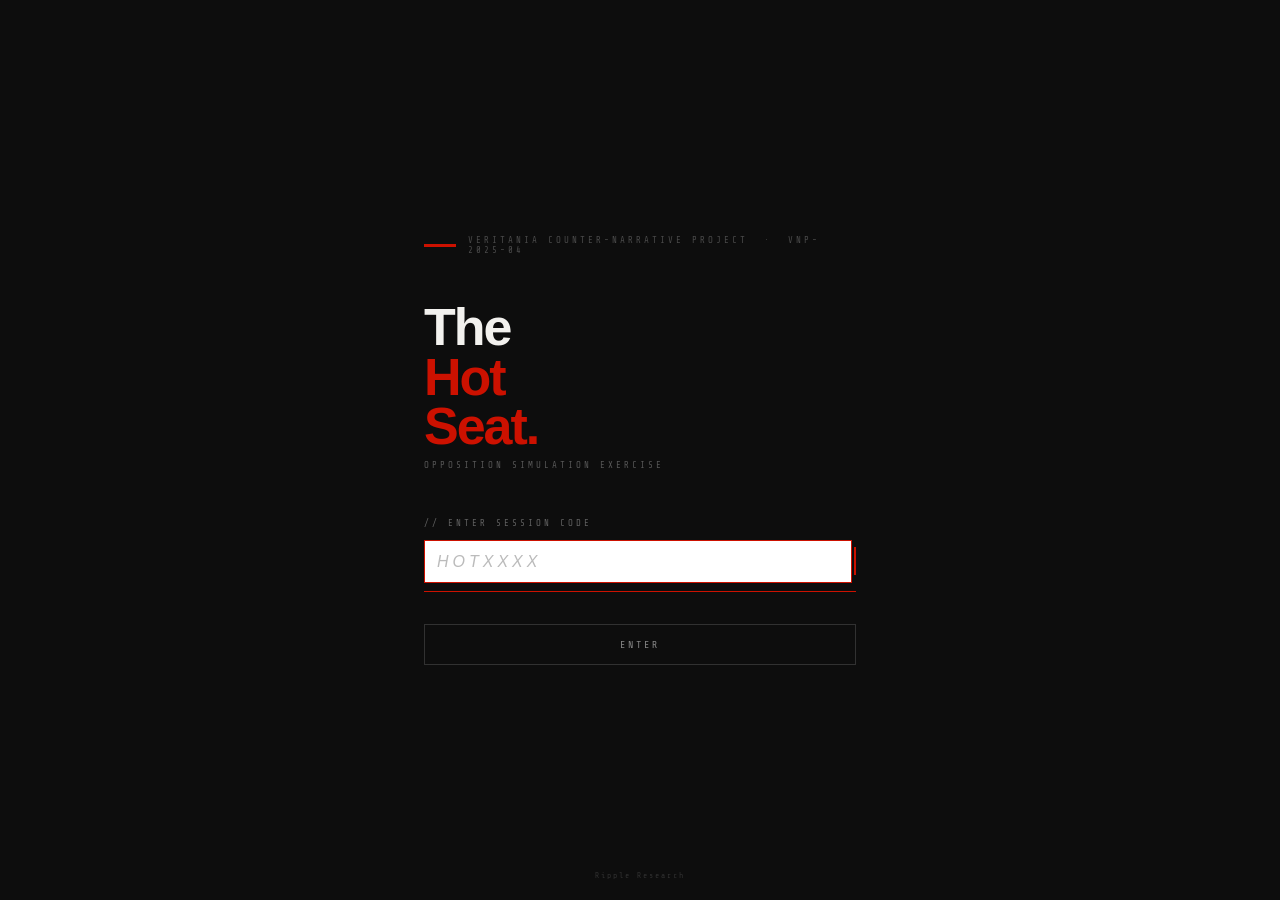
<file: index.html>
<!DOCTYPE html>
<html lang="en">
<head>
  <meta charset="UTF-8" />
  <meta name="viewport" content="width=device-width, initial-scale=1.0" />
  <title>The Hot Seat</title>
  <link rel="stylesheet" href="style.css" />
  <style>
    html, body {
      background: #0d0d0d;
      background-image: none;
      color: #f2f1ee;
      min-height: 100vh;
      display: flex;
      align-items: center;
      justify-content: center;
    }

    .login-wrap {
      width: 100%;
      max-width: 480px;
      padding: 40px 24px;
    }

    .login-topline {
      display: flex;
      align-items: center;
      gap: 12px;
      margin-bottom: 48px;
    }

    .login-redbar {
      width: 32px;
      height: 3px;
      background: #cc1100;
      flex-shrink: 0;
    }

    .login-ref {
      font-family: 'Share Tech Mono', monospace;
      font-size: 9px;
      letter-spacing: 3px;
      color: rgba(255,255,255,0.25);
      text-transform: uppercase;
    }

    .login-title {
      font-family: 'Helvetica Neue', Helvetica, Arial, sans-serif;
      font-size: 52px;
      font-weight: 700;
      letter-spacing: -2px;
      line-height: 0.95;
      color: #f2f1ee;
      margin-bottom: 8px;
    }

    .login-title span { color: #cc1100; }

    .login-subtitle {
      font-family: 'Share Tech Mono', monospace;
      font-size: 9px;
      letter-spacing: 3px;
      color: rgba(255,255,255,0.3);
      text-transform: uppercase;
      margin-bottom: 48px;
      display: block;
    }

    .login-field-label {
      font-family: 'Share Tech Mono', monospace;
      font-size: 9px;
      letter-spacing: 3px;
      color: rgba(255,255,255,0.35);
      text-transform: uppercase;
      display: block;
      margin-bottom: 12px;
    }

    .login-input-wrap {
      display: flex;
      align-items: center;
      border-bottom: 1px solid rgba(255,255,255,0.15);
      padding-bottom: 8px;
      margin-bottom: 32px;
      transition: border-color 0.2s;
    }

    .login-input-wrap:focus-within {
      border-bottom-color: #cc1100;
    }

    .login-input {
      background: transparent;
      border: none;
      font-family: 'Share Tech Mono', monospace;
      font-size: 28px;
      letter-spacing: 8px;
      color: #f2f1ee;
      padding: 4px 0;
      width: 100%;
      outline: none;
      text-transform: uppercase;
      caret-color: #cc1100;
    }

    .login-input::placeholder {
      color: rgba(255,255,255,0.1);
      letter-spacing: 4px;
      font-size: 16px;
    }

    .blink {
      display: inline-block;
      width: 2px;
      height: 28px;
      background: #cc1100;
      vertical-align: middle;
      animation: blink 1s step-end infinite;
      flex-shrink: 0;
    }

    @keyframes blink {
      0%, 100% { opacity: 1; }
      50% { opacity: 0; }
    }

    .login-error {
      font-family: 'Share Tech Mono', monospace;
      font-size: 10px;
      letter-spacing: 2px;
      color: #cc1100;
      margin-bottom: 20px;
      display: none;
      text-transform: uppercase;
    }

    .login-btn {
      background: transparent;
      border: 1px solid rgba(255,255,255,0.15);
      color: rgba(255,255,255,0.5);
      font-family: 'Share Tech Mono', monospace;
      font-size: 10px;
      letter-spacing: 3px;
      padding: 14px 24px;
      cursor: pointer;
      transition: all 0.2s;
      text-transform: uppercase;
      width: 100%;
    }

    .login-btn:hover,
    .login-btn.active {
      border-color: #cc1100;
      color: #cc1100;
    }

    .login-btn:disabled {
      opacity: 0.3;
      cursor: not-allowed;
    }

    /* Welcome reveal screen */
    .welcome-reveal {
      display: none;
      text-align: center;
    }

    .welcome-reveal-label {
      font-family: 'Share Tech Mono', monospace;
      font-size: 9px;
      letter-spacing: 4px;
      color: rgba(255,255,255,0.3);
      text-transform: uppercase;
      margin-bottom: 16px;
      display: block;
    }

    .welcome-reveal-name {
      font-family: 'Helvetica Neue', Helvetica, Arial, sans-serif;
      font-size: 28px;
      font-weight: 700;
      color: #f2f1ee;
      letter-spacing: -0.5px;
      margin-bottom: 8px;
      animation: fadeInUp 0.6s ease forwards;
    }

    .welcome-reveal-sub {
      font-family: 'Share Tech Mono', monospace;
      font-size: 9px;
      letter-spacing: 3px;
      color: rgba(255,255,255,0.3);
      text-transform: uppercase;
      margin-bottom: 32px;
      display: block;
      animation: fadeInUp 0.6s ease 0.2s both;
    }

    .welcome-reveal-bar {
      width: 40px;
      height: 3px;
      background: #cc1100;
      margin: 0 auto 32px;
      animation: expandBar 0.4s ease 0.1s both;
    }

    @keyframes fadeInUp {
      from { opacity: 0; transform: translateY(12px); }
      to { opacity: 1; transform: translateY(0); }
    }

    @keyframes expandBar {
      from { width: 0; }
      to { width: 40px; }
    }

    .ripple-credit {
      position: fixed;
      bottom: 20px;
      left: 0;
      right: 0;
      text-align: center;
      font-family: 'Share Tech Mono', monospace;
      font-size: 8px;
      letter-spacing: 2px;
      color: rgba(255,255,255,0.15);
    }

    .ripple-credit a { color: rgba(255,255,255,0.15); }
    .ripple-credit a:hover { color: #cc1100; text-decoration: none; }
  </style>
</head>
<body>

<div class="login-wrap">

  <!-- Login form -->
  <div id="loginForm">
    <div class="login-topline">
      <div class="login-redbar"></div>
      <div class="login-ref">Veritania Counter-Narrative Project &nbsp;·&nbsp; VNP-2025-04</div>
    </div>

    <div class="login-title">The<br><span>Hot</span><br><span>Seat.</span></div>
    <span class="login-subtitle">Opposition Simulation Exercise</span>

    <span class="login-field-label">// Enter session code</span>
    <div class="login-input-wrap">
      <input
        class="login-input"
        type="password"
        id="codeInput"
        placeholder="HOTXXXX"
        maxlength="10"
        autocomplete="off"
        autofocus
      />
      <span class="blink"></span>
    </div>

    <div class="login-error" id="loginError">Incorrect code. Try again.</div>

    <button class="login-btn" id="loginBtn">Enter</button>
  </div>

  <!-- Welcome reveal -->
  <div class="welcome-reveal" id="welcomeReveal">
    <span class="welcome-reveal-label">// Identity confirmed</span>
    <div class="welcome-reveal-bar"></div>
    <div class="welcome-reveal-name" id="revealName"></div>
    <span class="welcome-reveal-sub">Proceeding to briefing...</span>
  </div>

</div>

<div class="ripple-credit">
  <a href="https://www.rippleresearch.ai" target="_blank">Ripple Research</a>
</div>

<script>
  // ============================================================
  // COMPANY NAMES
  // ============================================================

  const COMPANY_NAMES = [
    "Suboptimal Outcomes Group",
    "Acceptable Results Consulting",
    "Managed Expectations Ltd.",
    "Controlled Outcomes Partners",
    "Necessary Compromises Advisory",
    "Limited Liability Strategy",
    "Calculated Risks Group",
    "Partial Solutions Consulting",
    "Constrained Outcomes Partners",
    "Adequate Results Advisory",
    "Strategic Tradeoffs Ltd.",
    "Minimum Viable Policy",
    "Tolerable Outcomes Group",
    "Adjusted Expectations Consulting",
    "Negotiated Realities Partners",
    "Marginal Gains Advisory",
    "Bounded Impact Group",
    "Compliance First Consulting",
    "Risk Containment Partners",
    "Outcome Management Ltd.",
  ];

  // ============================================================
  // SESSION CODE LOGIC
  // ============================================================

  function getTodayCode() {
    const now = new Date();
    const day   = String(now.getDate()).padStart(2, '0');
    const month = String(now.getMonth() + 1).padStart(2, '0');
    return 'HOT' + day + month;
  }

  const VALID_CODES = ['HOTTEST', getTodayCode()];

  // ============================================================
  // ASSIGN COMPANY NAME
  // ============================================================

  function pickCompanyName() {
    // Shuffle and pick - uniqueness enforced on index.html via Google Sheets check
    const shuffled = [...COMPANY_NAMES].sort(() => Math.random() - 0.5);
    return shuffled[0];
  }

  // ============================================================
  // LOGIN LOGIC
  // ============================================================

  const codeInput  = document.getElementById('codeInput');
  const loginBtn   = document.getElementById('loginBtn');
  const loginError = document.getElementById('loginError');

  codeInput.addEventListener('input', () => {
    loginError.style.display = 'none';
    loginBtn.classList.toggle('active', codeInput.value.trim().length > 0);
  });

  codeInput.addEventListener('keydown', e => {
    if (e.key === 'Enter') attempt();
  });

  loginBtn.addEventListener('click', attempt);

  function attempt() {
    const entered = codeInput.value.trim().toUpperCase();
    if (VALID_CODES.includes(entered)) {
      success(entered);
    } else {
      loginError.style.display = 'block';
      codeInput.value = '';
      codeInput.focus();
    }
  }

  function success(sessionCode) {
    const companyName = pickCompanyName();

    // Save to localStorage
    localStorage.setItem('hs_session', sessionCode);
    localStorage.setItem('hs_group', companyName);
    localStorage.removeItem('hs_audience');
    localStorage.removeItem('hs_concern');
    localStorage.removeItem('hs_exaggeration');
    localStorage.removeItem('hs_blame');
    localStorage.removeItem('hs_rationales');
    localStorage.removeItem('hs_return_step');
    localStorage.removeItem('hs_selections');

    // Show welcome reveal
    document.getElementById('loginForm').style.display = 'none';
    document.getElementById('revealName').textContent = companyName;
    document.getElementById('welcomeReveal').style.display = 'block';

    // Navigate after 2.5s
    setTimeout(() => {
      window.location.href = 'briefing.html';
    }, 2500);
  }
</script>

</body>
</html>
</file>
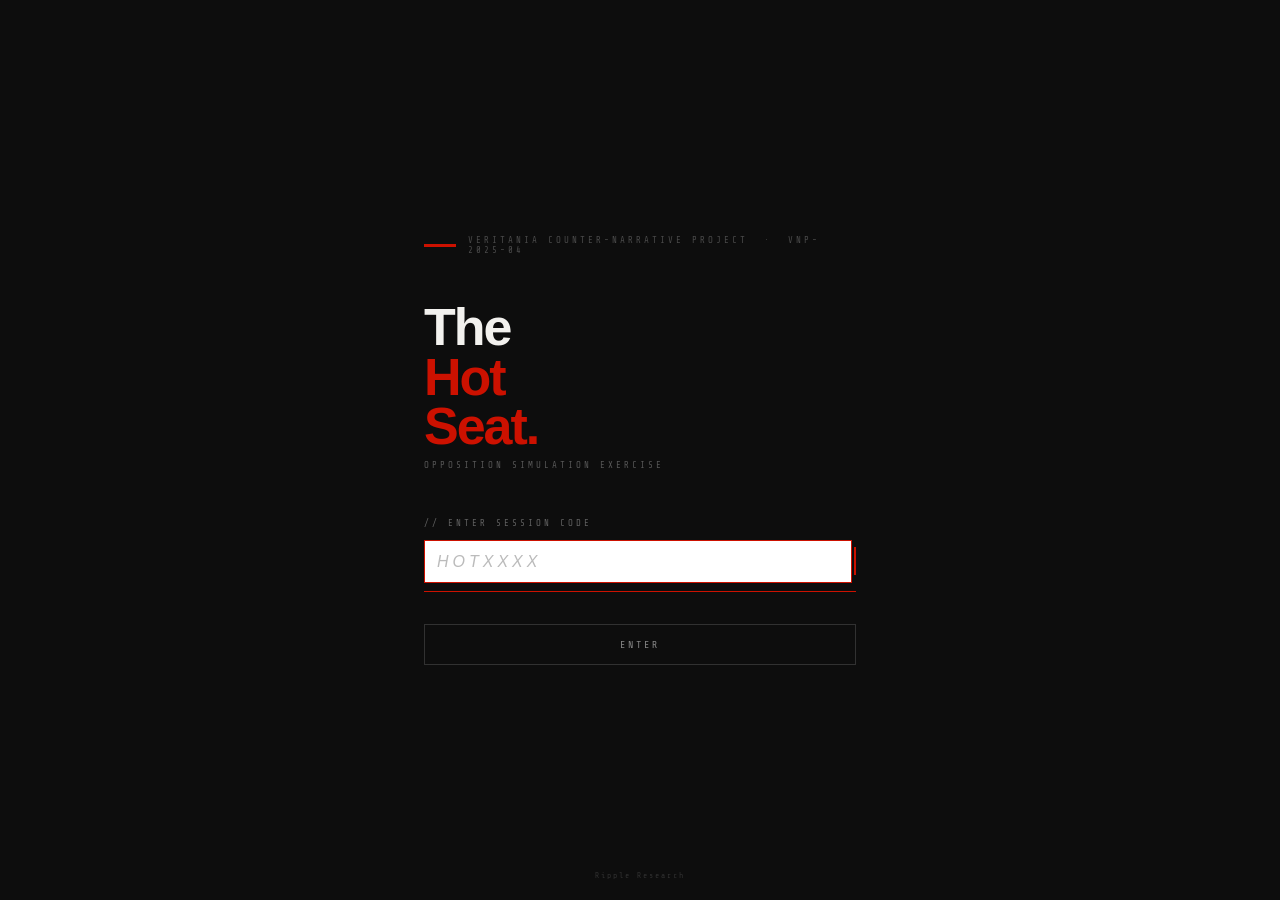
<file: briefing.html>
<!DOCTYPE html>
<html lang="en">
<head>
  <meta charset="UTF-8" />
  <meta name="viewport" content="width=device-width, initial-scale=1.0" />
  <title>The Hot Seat — Briefing</title>
  <link rel="stylesheet" href="style.css" />
</head>
<body>
<div class="page-wrap">

  <div class="topbar">
    <div class="topbar-red"></div>
    <div class="topbar-label">Veritania Counter-Narrative Project &nbsp;·&nbsp; Workshop Module 04</div>
    <div class="topbar-ref">VNP–2025–04</div>
  </div>

  <div class="main-grid" style="flex:1;">

    <div class="sidebar">
      <div class="sidebar-block">
        <span class="sidebar-label">Your firm</span>
        <div class="sidebar-value red" id="sidebarGroup">—</div>
      </div>
      <div class="sidebar-block">
        <span class="sidebar-label">Exercise</span>
        <div class="sidebar-value">The Hot Seat</div>
      </div>
      <div class="sidebar-block">
        <span class="sidebar-label">Duration</span>
        <div class="sidebar-value">20 minutes</div>
      </div>
      <hr class="sidebar-divider" />
      <div class="sidebar-block">
        <span class="sidebar-label">Country</span>
        <div class="sidebar-value">Veritania (fictional)</div>
      </div>
      <div class="sidebar-block">
        <span class="sidebar-label">Policy</span>
        <div class="sidebar-value">Living Landscapes Act</div>
      </div>
      <hr class="sidebar-divider" />
      <a href="info.html" class="sidebar-info-link">
        <svg width="12" height="12" viewBox="0 0 12 12" fill="none">
          <circle cx="6" cy="6" r="5.5" stroke="currentColor"/>
          <path d="M6 5v4M6 3.5v.5" stroke="currentColor" stroke-linecap="round"/>
        </svg>
        Country background
      </a>
      <div class="step-tracker">
        <div class="step-row current"><div class="step-dot current"></div>00 — Briefing</div>
        <div class="step-row"><div class="step-dot"></div>01 — Audience</div>
        <div class="step-row"><div class="step-dot"></div>02 — Concern</div>
        <div class="step-row"><div class="step-dot"></div>03 — Escalate</div>
        <div class="step-row"><div class="step-dot"></div>04 — Blame</div>
        <div class="step-row"><div class="step-dot"></div>05 — Result</div>
      </div>
      <div class="sidebar-ripple">
        <span class="sidebar-ripple-label">Developed by</span>
        <div class="sidebar-ripple-name">Ripple Research</div>
        <a href="https://www.rippleresearch.ai" target="_blank" class="sidebar-ripple-url">rippleresearch.ai</a>
      </div>
    </div>

    <div class="main-content">

      <div class="pill-tracker">
        <span class="pill current">00 Briefing</span>
        <span class="pill">01 Audience</span>
        <span class="pill">02 Concern</span>
        <span class="pill">03 Escalate</span>
        <span class="pill">04 Blame</span>
        <span class="pill">05 Result</span>
      </div>

      <span class="eyebrow">// Your mission briefing</span>
      <div class="page-title">The<br><span class="red">Hot</span><br><span class="red">Seat.</span></div>
      <hr class="rule" />

      <div class="story-block mb-24">
        <span class="story-title">Today, you are on the other side.</span>
        <p>You have been hired by a group that wants to stop the Living Landscapes Act. Your job is to build a message that turns people against it.</p>
        <p>You have 20 minutes. You have a target audience. And you have a simple formula.</p>
        <p><strong>Let's see how far you get.</strong></p>
      </div>

      <div class="onboarding-strip mb-24">

        <div class="onboarding-step">
          <span class="onboarding-step-num">// STEP A</span>
          <svg class="onboarding-step-icon" viewBox="0 0 28 28" fill="none">
            <rect x="4" y="4" width="20" height="20" rx="1" stroke="#111" stroke-width="1.5"/>
            <path d="M8 10h12M8 14h8M8 18h6" stroke="#111" stroke-width="1.5" stroke-linecap="round"/>
          </svg>
          <div class="onboarding-step-text">Read the background</div>
          <div class="onboarding-step-sub">Learn about Veritania and the Living Landscapes Act before you begin.</div>
          <a href="info.html" style="margin-top:4px;">
            <button class="btn-ghost" style="padding:8px 12px; font-size:9px;">Open background</button>
          </a>
        </div>

        <div class="onboarding-step">
          <span class="onboarding-step-num">// STEP B</span>
          <svg class="onboarding-step-icon" viewBox="0 0 28 28" fill="none">
            <circle cx="14" cy="14" r="10" stroke="#111" stroke-width="1.5"/>
            <path d="M14 9v5l3 3" stroke="#111" stroke-width="1.5" stroke-linecap="round"/>
          </svg>
          <div class="onboarding-step-text">Study the example</div>
          <div class="onboarding-step-sub">See a completed message before you build your own. Takes 2 minutes.</div>
          <a href="example.html" style="margin-top:4px;">
            <button class="btn-ghost" style="padding:8px 12px; font-size:9px;">View example</button>
          </a>
        </div>

        <div class="onboarding-step">
          <span class="onboarding-step-num">// STEP C</span>
          <svg class="onboarding-step-icon" viewBox="0 0 28 28" fill="none">
            <path d="M6 22l4-8 4 4 4-6 4 10" stroke="#111" stroke-width="1.5" stroke-linecap="round" stroke-linejoin="round"/>
            <circle cx="22" cy="8" r="3" stroke="#111" stroke-width="1.5"/>
          </svg>
          <div class="onboarding-step-text">Take the Hot Seat</div>
          <div class="onboarding-step-sub">Build your opposition message step by step. One person types, everyone decides.</div>
        </div>

      </div>

      <div class="secretary-block">
        <svg width="20" height="20" viewBox="0 0 20 20" fill="none" style="flex-shrink:0; margin-top:1px;">
          <path d="M10 2a8 8 0 100 16A8 8 0 0010 2zm0 4v4m0 2v1.5" stroke="#f2f1ee" stroke-width="1.5" stroke-linecap="round"/>
        </svg>
        <p><strong>One person should control this screen.</strong> Agree who that is before you begin. Only one person typing at a time will keep your group's answers consistent.</p>
      </div>

      <div class="notice-block">
        <svg width="18" height="18" viewBox="0 0 18 18" fill="none" style="flex-shrink:0; margin-top:2px;">
          <path d="M9 1.5L1.5 15h15L9 1.5z" stroke="#cc1100" stroke-width="1.2" stroke-linejoin="round"/>
          <path d="M9 7v3.5M9 12.5v1" stroke="#cc1100" stroke-width="1.2" stroke-linecap="round"/>
        </svg>
        <p>Once you confirm each choice, you cannot go back and change it. Make sure your group agrees before you click.</p>
      </div>

      <div class="btn-row mt-24">
        <button class="btn-primary" onclick="window.location.href='example.html'">Start — view worked example first</button>
        <button class="btn-ghost" onclick="window.location.href='game.html'">Skip to exercise</button>
      </div>

      <div style="margin-top:12px; font-family:'Share Tech Mono',monospace; font-size:9px; color:#aaa; letter-spacing:1px;">
        Step 1 of 5 &nbsp;·&nbsp; About 20 minutes in total
      </div>

    </div>
  </div>

  <footer class="site-footer">
    Simulation exercise developed by <a href="https://www.rippleresearch.ai" target="_blank">Ripple Research</a> &nbsp;·&nbsp; rippleresearch.ai
  </footer>

</div>

<script>
  const group   = localStorage.getItem('hs_group');
  const session = localStorage.getItem('hs_session');
  if (!group || !session) window.location.href = 'index.html';
  document.getElementById('sidebarGroup').textContent = group;
</script>
</body>
</html>
</file>
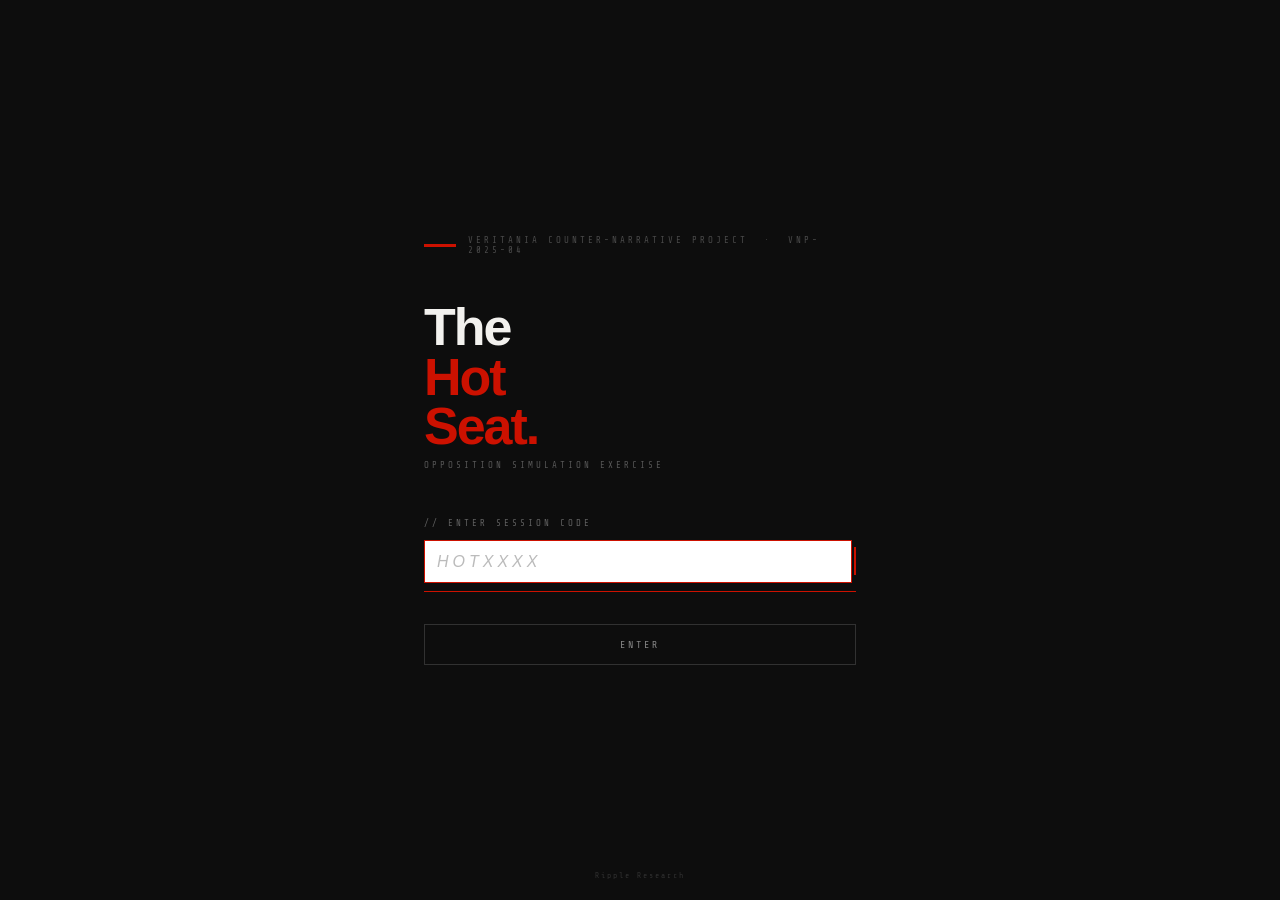
<file: example.html>
<!DOCTYPE html>
<html lang="en">
<head>
  <meta charset="UTF-8" />
  <meta name="viewport" content="width=device-width, initial-scale=1.0" />
  <title>Worked Example — The Hot Seat</title>
  <link rel="stylesheet" href="style.css" />
</head>
<body>
<div class="page-wrap">

  <div class="topbar">
    <div class="topbar-red"></div>
    <div class="topbar-label">Veritania Counter-Narrative Project &nbsp;·&nbsp; Workshop Module 04</div>
    <div class="topbar-ref">VNP–2025–04</div>
  </div>

  <div class="main-grid" style="flex:1;">

    <div class="sidebar">
      <div class="sidebar-block">
        <span class="sidebar-label">Your firm</span>
        <div class="sidebar-value red" id="sidebarGroup">—</div>
      </div>
      <div class="sidebar-block">
        <span class="sidebar-label">Exercise</span>
        <div class="sidebar-value">The Hot Seat</div>
      </div>
      <hr class="sidebar-divider" />
      <div class="sidebar-block">
        <span class="sidebar-label">Country</span>
        <div class="sidebar-value">Veritania (fictional)</div>
      </div>
      <div class="sidebar-block">
        <span class="sidebar-label">Policy</span>
        <div class="sidebar-value">Living Landscapes Act</div>
      </div>
      <hr class="sidebar-divider" />
      <a href="info.html" class="sidebar-info-link">
        <svg width="12" height="12" viewBox="0 0 12 12" fill="none">
          <circle cx="6" cy="6" r="5.5" stroke="currentColor"/>
          <path d="M6 5v4M6 3.5v.5" stroke="currentColor" stroke-linecap="round"/>
        </svg>
        Country background
      </a>
      <div class="step-tracker">
        <div class="step-row done"><div class="step-dot done"></div>00 — Briefing</div>
        <div class="step-row current"><div class="step-dot current"></div>Example</div>
        <div class="step-row"><div class="step-dot"></div>01 — Audience</div>
        <div class="step-row"><div class="step-dot"></div>02 — Concern</div>
        <div class="step-row"><div class="step-dot"></div>03 — Escalate</div>
        <div class="step-row"><div class="step-dot"></div>04 — Blame</div>
        <div class="step-row"><div class="step-dot"></div>05 — Result</div>
      </div>
      <div class="sidebar-ripple">
        <span class="sidebar-ripple-label">Developed by</span>
        <div class="sidebar-ripple-name">Ripple Research</div>
        <a href="https://www.rippleresearch.ai" target="_blank" class="sidebar-ripple-url">rippleresearch.ai</a>
      </div>
    </div>

    <div class="main-content">

      <div class="pill-tracker">
        <span class="pill done">00 Briefing</span>
        <span class="pill current">Example</span>
        <span class="pill">01 Audience</span>
        <span class="pill">02 Concern</span>
        <span class="pill">03 Escalate</span>
        <span class="pill">04 Blame</span>
        <span class="pill">05 Result</span>
      </div>

      <span class="eyebrow">// Worked example — before you begin</span>
      <h2 style="font-size:32px; letter-spacing:-1px; margin-bottom:4px;">How the formula works.</h2>
      <p class="mb-24" style="color:#555;">Study this example carefully, then apply the same logic to your own chosen audience.</p>

      <hr class="rule" />

      <div class="brief-block mb-24">
        <div class="brief-bar"></div>
        <div>
          <span class="field-label" style="margin-bottom:4px;">Target audience for this example</span>
          <div style="font-size:22px; font-weight:700; letter-spacing:-0.5px; margin-bottom:8px;">Farmers and Landowners</div>
          <p>Family farmers in Veritania who have worked the same land for generations. They are worried about their income, their independence, and rules that come from people who have never farmed. The Living Landscapes Act requires 15% of their land to be set aside — land that currently produces food and income.</p>
        </div>
      </div>

      <div style="display:flex; flex-direction:column; gap:16px; margin-bottom:28px;">

        <div class="card">
          <div style="display:flex; align-items:baseline; gap:10px; margin-bottom:10px;">
            <span style="font-family:'Share Tech Mono',monospace; font-size:9px; letter-spacing:3px; color:#cc1100;">STEP 01</span>
            <span style="font-size:15px; font-weight:600; color:#111;">Identify a real concern</span>
          </div>
          <p style="font-size:15px; color:#333;">Start with something true. The Act really does require 15% of farmland to be taken out of production. That is a real, concrete impact on a farmer's livelihood.</p>
          <div style="margin-top:12px; background:rgba(0,0,0,0.04); border-left:3px solid #cc1100; padding:12px 16px;">
            <p style="font-size:15px; color:#111; font-style:italic; margin:0;">"The Living Landscapes Act will take 15% of productive farmland out of use permanently."</p>
          </div>
        </div>

        <div class="card">
          <div style="display:flex; align-items:baseline; gap:10px; margin-bottom:10px;">
            <span style="font-family:'Share Tech Mono',monospace; font-size:9px; letter-spacing:3px; color:#cc1100;">STEP 02</span>
            <span style="font-size:15px; font-weight:600; color:#111;">Make it bigger</span>
          </div>
          <p style="font-size:15px; color:#333;">Take the real concern and stretch it. Make the threat feel larger, permanent, and unavoidable. Add a number, make it irreversible, or show who else will be affected.</p>
          <div style="margin-top:12px; background:rgba(0,0,0,0.04); border-left:3px solid #cc1100; padding:12px 16px;">
            <p style="font-size:15px; color:#111; font-style:italic; margin:0;">"This Act will make family farming in Veritania extinct within a generation. Costs will force 30% of small farms to sell up within 5 years."</p>
          </div>
        </div>

        <div class="card">
          <div style="display:flex; align-items:baseline; gap:10px; margin-bottom:10px;">
            <span style="font-family:'Share Tech Mono',monospace; font-size:9px; letter-spacing:3px; color:#cc1100;">STEP 03</span>
            <span style="font-size:15px; font-weight:600; color:#111;">Assign blame</span>
          </div>
          <p style="font-size:15px; color:#333;">Choose someone to blame. The best target feels powerful, distant, and out of touch with your audience's daily life. Someone who benefits while others pay.</p>
          <div style="margin-top:12px; background:rgba(0,0,0,0.04); border-left:3px solid #cc1100; padding:12px 16px;">
            <p style="font-size:15px; color:#111; font-style:italic; margin:0;">"Bureaucrats and city-based environmental groups designed this law. Not one farmer was consulted."</p>
          </div>
        </div>

      </div>

      <hr class="rule-light" />
      <span class="field-label">// The assembled message</span>
      <div class="message-box">
        "This Act will make family farming in Veritania extinct within a generation. Bureaucrats and city-based environmental groups designed this law behind closed doors. Not one farmer was consulted. This is not conservation. It is confiscation."
      </div>

      <div style="display:grid; grid-template-columns:1fr 1fr 1fr; gap:12px; margin:20px 0;">
        <div style="background:rgba(255,255,255,0.65); border:1px solid rgba(0,0,0,0.12); padding:14px;">
          <span class="sidebar-label">Outcome reached</span>
          <div style="font-size:14px; font-weight:600; color:#cc1100;">Identity Formation</div>
        </div>
        <div style="background:rgba(255,255,255,0.65); border:1px solid rgba(0,0,0,0.12); padding:14px;">
          <span class="sidebar-label">Estimated reach</span>
          <div style="font-size:14px; font-weight:600;">~60,000 people</div>
        </div>
        <div style="background:rgba(255,255,255,0.65); border:1px solid rgba(0,0,0,0.12); padding:14px;">
          <span class="sidebar-label">Key technique</span>
          <div style="font-size:14px; font-weight:600;">Elite vs. ordinary</div>
        </div>
      </div>

      <div class="brief-block mt-16">
        <div class="brief-bar"></div>
        <p>Notice how the message starts with something <strong>real and specific</strong>, stretches it to something <strong>irreversible</strong>, and uses a villain that feels <strong>powerful and distant</strong>. Your group will now do the same — with a different audience.</p>
      </div>

      <div class="btn-row mt-24">
        <button class="btn-primary" onclick="window.location.href='game.html'">Start the exercise</button>
        <button class="btn-ghost" onclick="window.location.href='briefing.html'">Back</button>
      </div>

    </div>
  </div>

  <footer class="site-footer">
    Simulation exercise developed by <a href="https://www.rippleresearch.ai" target="_blank">Ripple Research</a> &nbsp;·&nbsp; rippleresearch.ai
  </footer>

</div>

<script>
  const group = localStorage.getItem('hs_group');
  const session = localStorage.getItem('hs_session');
  if (!group || !session) window.location.href = 'index.html';
  document.getElementById('sidebarGroup').textContent = group;
</script>
</body>
</html>
</file>
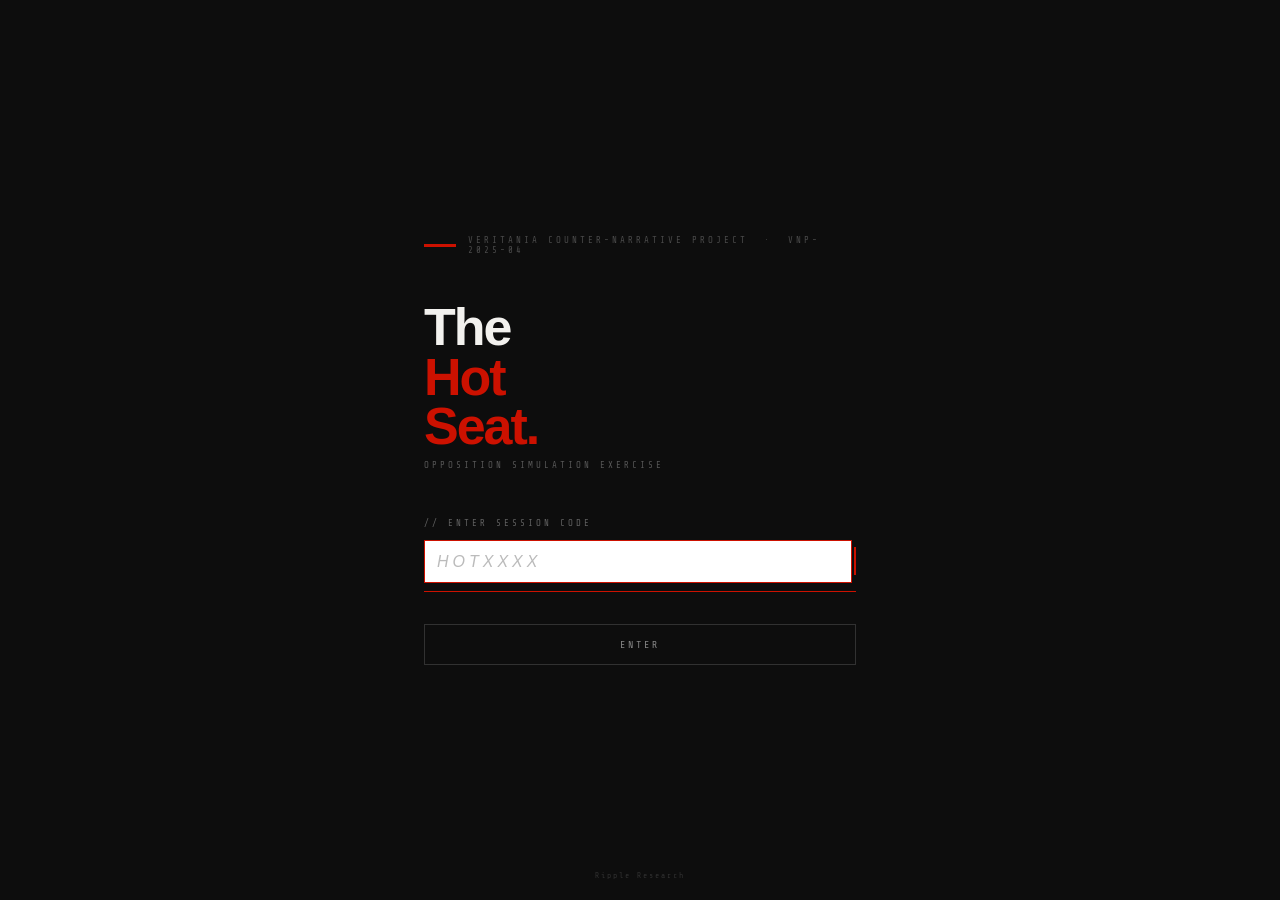
<file: game.html>
<!DOCTYPE html>
<html lang="en">
<head>
  <meta charset="UTF-8" />
  <meta name="viewport" content="width=device-width, initial-scale=1.0" />
  <title>The Hot Seat — Exercise</title>
  <link rel="stylesheet" href="style.css" />
</head>
<body>
<div class="page-wrap">

  <div class="topbar">
    <div class="topbar-red"></div>
    <div class="topbar-label">Veritania Counter-Narrative Project &nbsp;·&nbsp; Workshop Module 04</div>
    <div class="topbar-ref">VNP–2025–04</div>
  </div>

  <div class="main-grid" style="flex:1;">

    <div class="sidebar">
      <div class="sidebar-block">
        <span class="sidebar-label">Your firm</span>
        <div class="sidebar-value red" id="sidebarGroup">—</div>
      </div>
      <div class="sidebar-block">
        <span class="sidebar-label">Audience</span>
        <div class="sidebar-value" id="sidebarAudience">—</div>
      </div>
      <div class="sidebar-block">
        <span class="sidebar-label">Score so far</span>
        <div class="sidebar-value red" id="sidebarScore">0 / 9</div>
      </div>
      <hr class="sidebar-divider" />
      <a href="info.html" class="sidebar-info-link" id="infoLink">
        <svg width="12" height="12" viewBox="0 0 12 12" fill="none">
          <circle cx="6" cy="6" r="5.5" stroke="currentColor"/>
          <path d="M6 5v4M6 3.5v.5" stroke="currentColor" stroke-linecap="round"/>
        </svg>
        Country background
      </a>
      <div class="step-tracker">
        <div class="step-row done"><div class="step-dot done"></div>00 — Briefing</div>
        <div class="step-row done"><div class="step-dot done"></div>Example</div>
        <div class="step-row" id="track-01"><div class="step-dot" id="dot-01"></div>01 — Audience</div>
        <div class="step-row" id="track-02"><div class="step-dot" id="dot-02"></div>02 — Concern</div>
        <div class="step-row" id="track-03"><div class="step-dot" id="dot-03"></div>03 — Escalate</div>
        <div class="step-row" id="track-04"><div class="step-dot" id="dot-04"></div>04 — Blame</div>
        <div class="step-row"><div class="step-dot"></div>05 — Result</div>
      </div>
      <div class="sidebar-ripple">
        <span class="sidebar-ripple-label">Developed by</span>
        <div class="sidebar-ripple-name">Ripple Research</div>
        <a href="https://www.rippleresearch.ai" target="_blank" class="sidebar-ripple-url">rippleresearch.ai</a>
      </div>
    </div>

    <div class="main-content" id="mainContent"></div>

  </div>

  <footer class="site-footer">
    Simulation exercise developed by <a href="https://www.rippleresearch.ai" target="_blank">Ripple Research</a> &nbsp;·&nbsp; rippleresearch.ai
  </footer>

</div>

<script>
// ============================================================
// SVG ICONS
// ============================================================

const ICONS = {
  hikers: `<svg width="36" height="36" viewBox="0 0 36 36" fill="none" class="audience-icon">
    <circle cx="18" cy="7" r="3" stroke="#111" stroke-width="1.5"/>
    <path d="M18 10v8l-5 8M18 18l5 8M13 20h10" stroke="#111" stroke-width="1.5" stroke-linecap="round" stroke-linejoin="round"/>
    <path d="M9 28l4-8M23 28l4-8" stroke="#111" stroke-width="1.5" stroke-linecap="round"/>
    <path d="M24 14l4 2" stroke="#111" stroke-width="1.5" stroke-linecap="round"/>
  </svg>`,
  families: `<svg width="36" height="36" viewBox="0 0 36 36" fill="none" class="audience-icon">
    <circle cx="13" cy="7" r="3" stroke="#111" stroke-width="1.5"/>
    <circle cx="23" cy="7" r="3" stroke="#111" stroke-width="1.5"/>
    <circle cx="18" cy="22" r="2.5" stroke="#111" stroke-width="1.3"/>
    <path d="M8 20v-6a5 5 0 0110 0v6" stroke="#111" stroke-width="1.5" stroke-linecap="round"/>
    <path d="M18 20v-6a5 5 0 0110 0v6" stroke="#111" stroke-width="1.5" stroke-linecap="round"/>
    <path d="M14 28v-4a4 4 0 018 0v4" stroke="#111" stroke-width="1.3" stroke-linecap="round"/>
  </svg>`,
  business: `<svg width="36" height="36" viewBox="0 0 36 36" fill="none" class="audience-icon">
    <rect x="6" y="14" width="24" height="18" rx="1" stroke="#111" stroke-width="1.5"/>
    <path d="M12 14V10a6 6 0 0112 0v4" stroke="#111" stroke-width="1.5" stroke-linecap="round"/>
    <path d="M6 22h24" stroke="#111" stroke-width="1.5"/>
    <path d="M15 22v-3a3 3 0 016 0v3" stroke="#111" stroke-width="1.3" stroke-linecap="round"/>
    <circle cx="18" cy="22" r="1.5" fill="#111"/>
  </svg>`,
  urban: `<svg width="36" height="36" viewBox="0 0 36 36" fill="none" class="audience-icon">
    <rect x="4" y="12" width="12" height="20" stroke="#111" stroke-width="1.5"/>
    <rect x="20" y="6" width="12" height="26" stroke="#111" stroke-width="1.5"/>
    <path d="M4 32h28" stroke="#111" stroke-width="1.5" stroke-linecap="round"/>
    <path d="M8 16h4M8 20h4M8 24h4M24 10h4M24 14h4M24 18h4M24 22h4" stroke="#111" stroke-width="1.2" stroke-linecap="round"/>
  </svg>`,
};

// ============================================================
// DATA - options manually reshuffled (not best-to-worst)
// ============================================================

const AUDIENCES = [
  { id: 'hikers',   label: 'Hikers and Outdoor Enthusiasts', score: 2, desc: 'Weekend walkers, trail clubs, people who love the countryside. They can be reached through access restrictions.' },
  { id: 'urban',    label: 'Urban Residents and City Dwellers', score: 2, desc: 'People living in cities, already squeezed by cost of living. Often surprised to find they are also affected by rural land policy.' },
  { id: 'business', label: 'Small Business Owners', score: 2, desc: 'Rural tourism, food producers, local suppliers. New regulations hit them hardest and largest organisations will survive where they cannot.' },
  { id: 'families', label: 'Young Families', score: 2, desc: 'Parents worried about the cost of living, food prices, and what kind of country their children grow up in.' },
];

const CONCERNS = {
  hikers: [
    { id: 'h3', text: 'City-based groups are writing rules for countryside they rarely visit.', score: 2 },
    { id: 'h1', text: 'Historic footpaths will be closed inside the new restricted zones.', score: 3 },
    { id: 'h5', text: 'We are worried in general about nature being lost.', score: 1 },
    { id: 'h2', text: 'Hunting and fishing permits restricted in large areas of countryside.', score: 2 },
    { id: 'h4', text: 'Access to open land should not depend on who you know.', score: 1 },
  ],
  urban: [
    { id: 'u3', text: 'This law was designed by wealthy foundations with no interest in ordinary people\'s cost of living.', score: 2 },
    { id: 'u1', text: 'Food prices in cities are already rising. Taking farmland out of production will make this worse.', score: 3 },
    { id: 'u5', text: 'We support protecting nature in principle, but this law goes too far.', score: 1 },
    { id: 'u2', text: 'City residents were never consulted about a law that will affect what they pay at the supermarket.', score: 2 },
    { id: 'u4', text: 'The economic impact of this law has not been properly studied.', score: 1 },
  ],
  families: [
    { id: 'fa3', text: 'Less affordable open space for children to play and explore.', score: 2 },
    { id: 'fa1', text: 'Food prices will rise as farmland is taken out of production.', score: 3 },
    { id: 'fa4', text: 'Future generations will pay the price of bad decisions made today.', score: 1 },
    { id: 'fa2', text: 'Ordinary families were never asked what they thought of this law.', score: 2 },
    { id: 'fa5', text: 'Children need nature, but families also need to put food on the table.', score: 1 },
  ],
  business: [
    { id: 'b2', text: 'Compliance costs will push small rural businesses to the edge within years.', score: 2 },
    { id: 'b1', text: 'Environmental organisations will profit from this law while local businesses close.', score: 3 },
    { id: 'b4', text: 'Larger, well-funded organisations will survive where small ones cannot.', score: 1 },
    { id: 'b3', text: 'Tourism businesses will lose access to the very places visitors come to see.', score: 2 },
    { id: 'b5', text: 'This law was written by people who have never run a business.', score: 1 },
  ],
};

const EXAGGERATIONS = {
  hikers: [
    { id: 'he2', text: '"Permits may be required to enter up to 40% of land that is currently open to all."', score: 2 },
    { id: 'he1', text: '"The Act will permanently close historic trails and hand countryside access to private groups."', score: 3 },
    { id: 'he3', text: '"Some seasonal limits may apply in certain nature zones."', score: 1 },
  ],
  urban: [
    { id: 'ue2', text: '"Independent economists estimate food prices could rise by up to 25% within 3 years of the Act passing."', score: 2 },
    { id: 'ue1', text: '"Billionaire-funded foundations lobbied for this law. They already own land that will benefit from it while you pay more for food."', score: 3 },
    { id: 'ue3', text: '"There may be some upward pressure on food prices as a result of the Act."', score: 1 },
  ],
  families: [
    { id: 'fae3', text: '"The Act may have some effect on food production over the coming years."', score: 1 },
    { id: 'fae1', text: '"Your children will pay more for food and have less countryside to explore, so that organisations can expand their landholdings."', score: 3 },
    { id: 'fae2', text: '"Food prices could rise by 20% as farmland is taken out of production."', score: 2 },
  ],
  business: [
    { id: 'be3', text: '"Some businesses may need to apply for new permits."', score: 1 },
    { id: 'be2', text: '"1 in 3 rural tourism businesses could close within 5 years."', score: 2 },
    { id: 'be1', text: '"This Act will quietly move rural economic power away from local businesses and into the hands of large land organisations."', score: 3 },
  ],
};

const BLAMES = {
  hikers: [
    { id: 'hb2', text: '"The government put the demands of environmental organisations above the rights of ordinary people."', score: 2 },
    { id: 'hb1', text: '"People who have never walked a rural trail are now deciding who gets access to our countryside."', score: 3 },
    { id: 'hb3', text: '"The details of how this will work in practice were not thought through carefully enough."', score: 1 },
  ],
  urban: [
    { id: 'ub3', text: '"City residents were not properly consulted when this law was being designed."', score: 1 },
    { id: 'ub1', text: '"A network of foreign-funded foundations pushed this law through. They will profit from the land while ordinary people pay higher prices at the checkout."', score: 3 },
    { id: 'ub2', text: '"Politicians prioritised the demands of wealthy environmental donors over the cost of living concerns of ordinary families."', score: 2 },
  ],
  families: [
    { id: 'fab1', text: '"A small group of insiders will control land that your family used to visit freely, and they will benefit financially from it."', score: 3 },
    { id: 'fab3', text: '"The public was not properly involved in the process of designing this law."', score: 1 },
    { id: 'fab2', text: '"Politicians listened to lobby groups instead of ordinary families."', score: 2 },
  ],
  business: [
    { id: 'bb2', text: '"Large environmental groups had far more influence over this law than the businesses that will pay for it."', score: 2 },
    { id: 'bb1', text: '"Well-connected organisations will take control of rural land and run it for their own benefit, while local businesses are left to collapse."', score: 3 },
    { id: 'bb3', text: '"Small businesses were not given enough of a voice when this law was being designed."', score: 1 },
  ],
};

const RATIONALE_PLACEHOLDERS = {
  audience:      'We chose this group because...',
  concern:       'This concern feels most powerful because...',
  exaggeration:  'This version is stronger than the others because...',
  blame:         'This target works for our audience because...',
};

// ============================================================
// STATE
// ============================================================

let currentStep = 1;
let selections  = { audience: null, concern: null, exaggeration: null, blame: null };
let rationales  = { audience: '', concern: '', exaggeration: '', blame: '' };

// ============================================================
// INIT
// ============================================================

const group   = localStorage.getItem('hs_group');
const session = localStorage.getItem('hs_session');
if (!group || !session) window.location.href = 'index.html';
document.getElementById('sidebarGroup').textContent = group;

document.getElementById('infoLink').addEventListener('click', () => {
  localStorage.setItem('hs_return_step', currentStep);
  localStorage.setItem('hs_selections', JSON.stringify(selections));
  localStorage.setItem('hs_rationales', JSON.stringify(rationales));
});

const savedStep       = localStorage.getItem('hs_return_step');
const savedSelections = localStorage.getItem('hs_selections');
const savedRationales = localStorage.getItem('hs_rationales');
if (savedStep && savedSelections) {
  currentStep = parseInt(savedStep);
  selections  = JSON.parse(savedSelections);
  rationales  = JSON.parse(savedRationales || '{}');
  localStorage.removeItem('hs_return_step');
}

renderStep(currentStep);

// ============================================================
// RENDER
// ============================================================

function renderStep(step) {
  updateTracker(step);
  updateScore();
  const mc = document.getElementById('mainContent');
  if (step === 1)      renderAudience(mc);
  else if (step === 2) renderOptions(mc, 'concern');
  else if (step === 3) renderOptions(mc, 'exaggeration');
  else if (step === 4) renderOptions(mc, 'blame');
}

function updateTracker(step) {
  [['01',1],['02',2],['03',3],['04',4]].forEach(([id, threshold]) => {
    const row = document.getElementById('track-' + id);
    const dot = document.getElementById('dot-' + id);
    if (!row) return;
    row.className = 'step-row';
    dot.className = 'step-dot';
    if (step > threshold)      { row.classList.add('done');    dot.classList.add('done'); }
    else if (step === threshold){ row.classList.add('current'); dot.classList.add('current'); }
  });
}

function updateScore() {
  let total = 0;
  if (selections.concern)      total += selections.concern.score;
  if (selections.exaggeration) total += selections.exaggeration.score;
  if (selections.blame)        total += selections.blame.score;
  document.getElementById('sidebarScore').textContent = total + ' / 9';
  if (selections.audience) document.getElementById('sidebarAudience').textContent = selections.audience.label;
}

function pillHTML(step) {
  const steps = [
    { label: '00 Briefing', t: 0 },
    { label: '01 Audience', t: 1 },
    { label: '02 Concern',  t: 2 },
    { label: '03 Escalate', t: 3 },
    { label: '04 Blame',    t: 4 },
    { label: '05 Result',   t: 5 },
  ];
  return `<div class="pill-tracker">${steps.map(s => {
    let cls = 'pill';
    if (step === s.t)      cls += ' current';
    else if (step > s.t)   cls += ' done';
    return `<span class="${cls}">${s.label}</span>`;
  }).join('')}</div>`;
}

// ---- Step 1: Audience ----
function renderAudience(mc) {
  mc.innerHTML = `
    ${pillHTML(1)}
    <div class="secretary-block" style="margin-bottom:20px;">
      <svg width="18" height="18" viewBox="0 0 20 20" fill="none" style="flex-shrink:0;">
        <path d="M10 2a8 8 0 100 16A8 8 0 0010 2zm0 4v4m0 2v1.5" stroke="#f2f1ee" stroke-width="1.5" stroke-linecap="round"/>
      </svg>
      <p><strong>Reminder:</strong> One person should type the answers. Discuss as a group, then the secretary clicks.</p>
    </div>
    <span class="eyebrow">// Step 01 of 04</span>
    <h2 style="font-size:28px; letter-spacing:-0.5px; margin-bottom:8px;">Who is your target audience?</h2>
    <p class="mb-24">Pick the group your message is aimed at. Each group has different concerns and different pressure points. <strong>Once you confirm, you cannot change this.</strong></p>
    <hr class="rule" />
    <div id="selectionTag" style="display:none;"><div class="selection-tag" id="selectionTagText"></div></div>
    <div class="options-list" id="audienceList"></div>
    <div class="rationale-wrap" id="rationaleWrap" style="display:none;">
      <span class="rationale-label">Why did your group choose this audience? <span class="rationale-optional">optional</span></span>
      <textarea id="rationaleInput" placeholder="${RATIONALE_PLACEHOLDERS.audience}"></textarea>
    </div>
    <div style="margin-top:12px;">
      <button class="btn-primary" id="nextBtn" disabled>Confirm audience and continue</button>
      <div style="margin-top:8px; font-family:'Share Tech Mono',monospace; font-size:9px; color:#aaa; letter-spacing:1px;" id="btnHint">Select an audience to continue.</div>
    </div>
  `;

  const list = document.getElementById('audienceList');
  AUDIENCES.forEach(a => {
    const div = document.createElement('div');
    div.className = 'option-item';
    if (selections.audience && selections.audience.id === a.id) div.classList.add('selected');
    div.innerHTML = `
      ${ICONS[a.id]}
      <div class="option-radio"></div>
      <div>
        <div class="option-text" style="font-weight:600;">${a.label}</div>
        <div class="option-desc">${a.desc}</div>
      </div>
    `;
    div.addEventListener('click', () => {
      document.querySelectorAll('#audienceList .option-item').forEach(el => el.classList.remove('selected'));
      div.classList.add('selected');
      selections.audience = a;
      selections.concern = null;
      selections.exaggeration = null;
      selections.blame = null;
      document.getElementById('nextBtn').disabled = false;
      document.getElementById('btnHint').style.display = 'none';
      document.getElementById('rationaleWrap').style.display = 'block';
      document.getElementById('selectionTag').style.display = 'block';
      document.getElementById('selectionTagText').textContent = 'Selected: ' + a.label;
      updateScore();
    });
    list.appendChild(div);
  });

  if (selections.audience) {
    document.getElementById('nextBtn').disabled = false;
    document.getElementById('btnHint').style.display = 'none';
    document.getElementById('rationaleWrap').style.display = 'block';
    document.getElementById('selectionTag').style.display = 'block';
    document.getElementById('selectionTagText').textContent = 'Selected: ' + selections.audience.label;
  }

  document.getElementById('nextBtn').addEventListener('click', () => {
    const ta = document.getElementById('rationaleInput');
    if (ta) rationales.audience = ta.value;
    currentStep = 2;
    renderStep(currentStep);
    window.scrollTo(0, 0);
  });
}

// ---- Steps 2-4 ----
function renderOptions(mc, type) {
  const config = {
    concern:      { step: '02', stepNum: 2, title: 'What is your main concern?',  desc: 'Choose the concern your message will be built around. Start with something real — something your audience already feels. <strong>Once you confirm, you cannot change this.</strong>', prevStep: 1, nextLabel: 'Confirm concern and continue' },
    exaggeration: { step: '03', stepNum: 3, title: 'Now make it bigger.',          desc: 'Take the concern and stretch it. A good opposition message makes the threat feel larger, more permanent, and more personal than it really is. <strong>Once you confirm, you cannot change this.</strong>', prevStep: 2, nextLabel: 'Confirm and continue' },
    blame:        { step: '04', stepNum: 4, title: 'Who is responsible?',          desc: 'Every strong opposition message has someone to blame. Choose a target that feels powerful, distant, and out of touch with your audience. <strong>Once you confirm, you cannot change this.</strong>', prevStep: 3, nextLabel: 'See your result' },
  };
  const c = config[type];
  const audienceId = selections.audience.id;
  const data = type === 'concern' ? CONCERNS[audienceId] : type === 'exaggeration' ? EXAGGERATIONS[audienceId] : BLAMES[audienceId];

  mc.innerHTML = `
    ${pillHTML(c.stepNum)}
    <span class="eyebrow">// Step ${c.step} of 04</span>
    <h2 style="font-size:28px; letter-spacing:-0.5px; margin-bottom:8px;">${c.title}</h2>
    <p class="mb-24">${c.desc}</p>
    <hr class="rule" />
    <div style="margin-bottom:12px; font-family:'Share Tech Mono',monospace; font-size:9px; letter-spacing:2px; color:#888;">
      Your audience: <span style="color:#cc1100;">${selections.audience.label}</span>
    </div>
    <div id="selectionTag" style="display:${selections[type] ? 'block' : 'none'};">
      <div class="selection-tag" id="selectionTagText">${selections[type] ? 'Selected: option confirmed' : ''}</div>
    </div>
    <div class="options-list" id="optionList"></div>
    <div class="rationale-wrap" id="rationaleWrap" style="display:${selections[type] ? 'block' : 'none'};">
      <span class="rationale-label">Why did your group choose this? <span class="rationale-optional">optional</span></span>
      <textarea id="rationaleInput" placeholder="${RATIONALE_PLACEHOLDERS[type]}">${rationales[type] || ''}</textarea>
    </div>
    <div style="margin-top:12px;">
      <div class="btn-row">
        <button class="btn-primary" id="nextBtn" ${selections[type] ? '' : 'disabled'}>${c.nextLabel}</button>
        <button class="btn-ghost" id="backBtn">Back</button>
      </div>
      <div style="margin-top:8px; font-family:'Share Tech Mono',monospace; font-size:9px; color:#aaa; letter-spacing:1px;" id="btnHint">
        ${selections[type] ? '' : 'Select an option to continue.'}
      </div>
    </div>
  `;

  const list = document.getElementById('optionList');
  data.forEach(item => {
    const div = document.createElement('div');
    div.className = 'option-item';
    if (selections[type] && selections[type].id === item.id) div.classList.add('selected');
    div.innerHTML = `
      <div class="option-radio"></div>
      <div class="option-text" style="font-style:italic;">${item.text}</div>
    `;
    div.addEventListener('click', () => {
      document.querySelectorAll('#optionList .option-item').forEach(el => el.classList.remove('selected'));
      div.classList.add('selected');
      selections[type] = item;
      document.getElementById('nextBtn').disabled = false;
      document.getElementById('btnHint').textContent = '';
      document.getElementById('rationaleWrap').style.display = 'block';
      document.getElementById('selectionTag').style.display = 'block';
      document.getElementById('selectionTagText').textContent = 'Selected: option confirmed';
      updateScore();
    });
    list.appendChild(div);
  });

  document.getElementById('nextBtn').addEventListener('click', () => {
    const ta = document.getElementById('rationaleInput');
    if (ta) rationales[type] = ta.value;
    if (type === 'blame') saveAndFinish();
    else { currentStep++; renderStep(currentStep); window.scrollTo(0, 0); }
  });

  document.getElementById('backBtn').addEventListener('click', () => {
    currentStep = c.prevStep;
    renderStep(currentStep);
    window.scrollTo(0, 0);
  });
}

// ============================================================
// SAVE & NAVIGATE
// ============================================================

function saveAndFinish() {
  const total = selections.concern.score + selections.exaggeration.score + selections.blame.score;
  localStorage.setItem('hs_audience',      JSON.stringify(selections.audience));
  localStorage.setItem('hs_concern',       JSON.stringify(selections.concern));
  localStorage.setItem('hs_exaggeration',  JSON.stringify(selections.exaggeration));
  localStorage.setItem('hs_blame',         JSON.stringify(selections.blame));
  localStorage.setItem('hs_rationales',    JSON.stringify(rationales));
  localStorage.setItem('hs_score',         total);
  window.location.href = 'result.html';
}
</script>
</body>
</html>
</file>
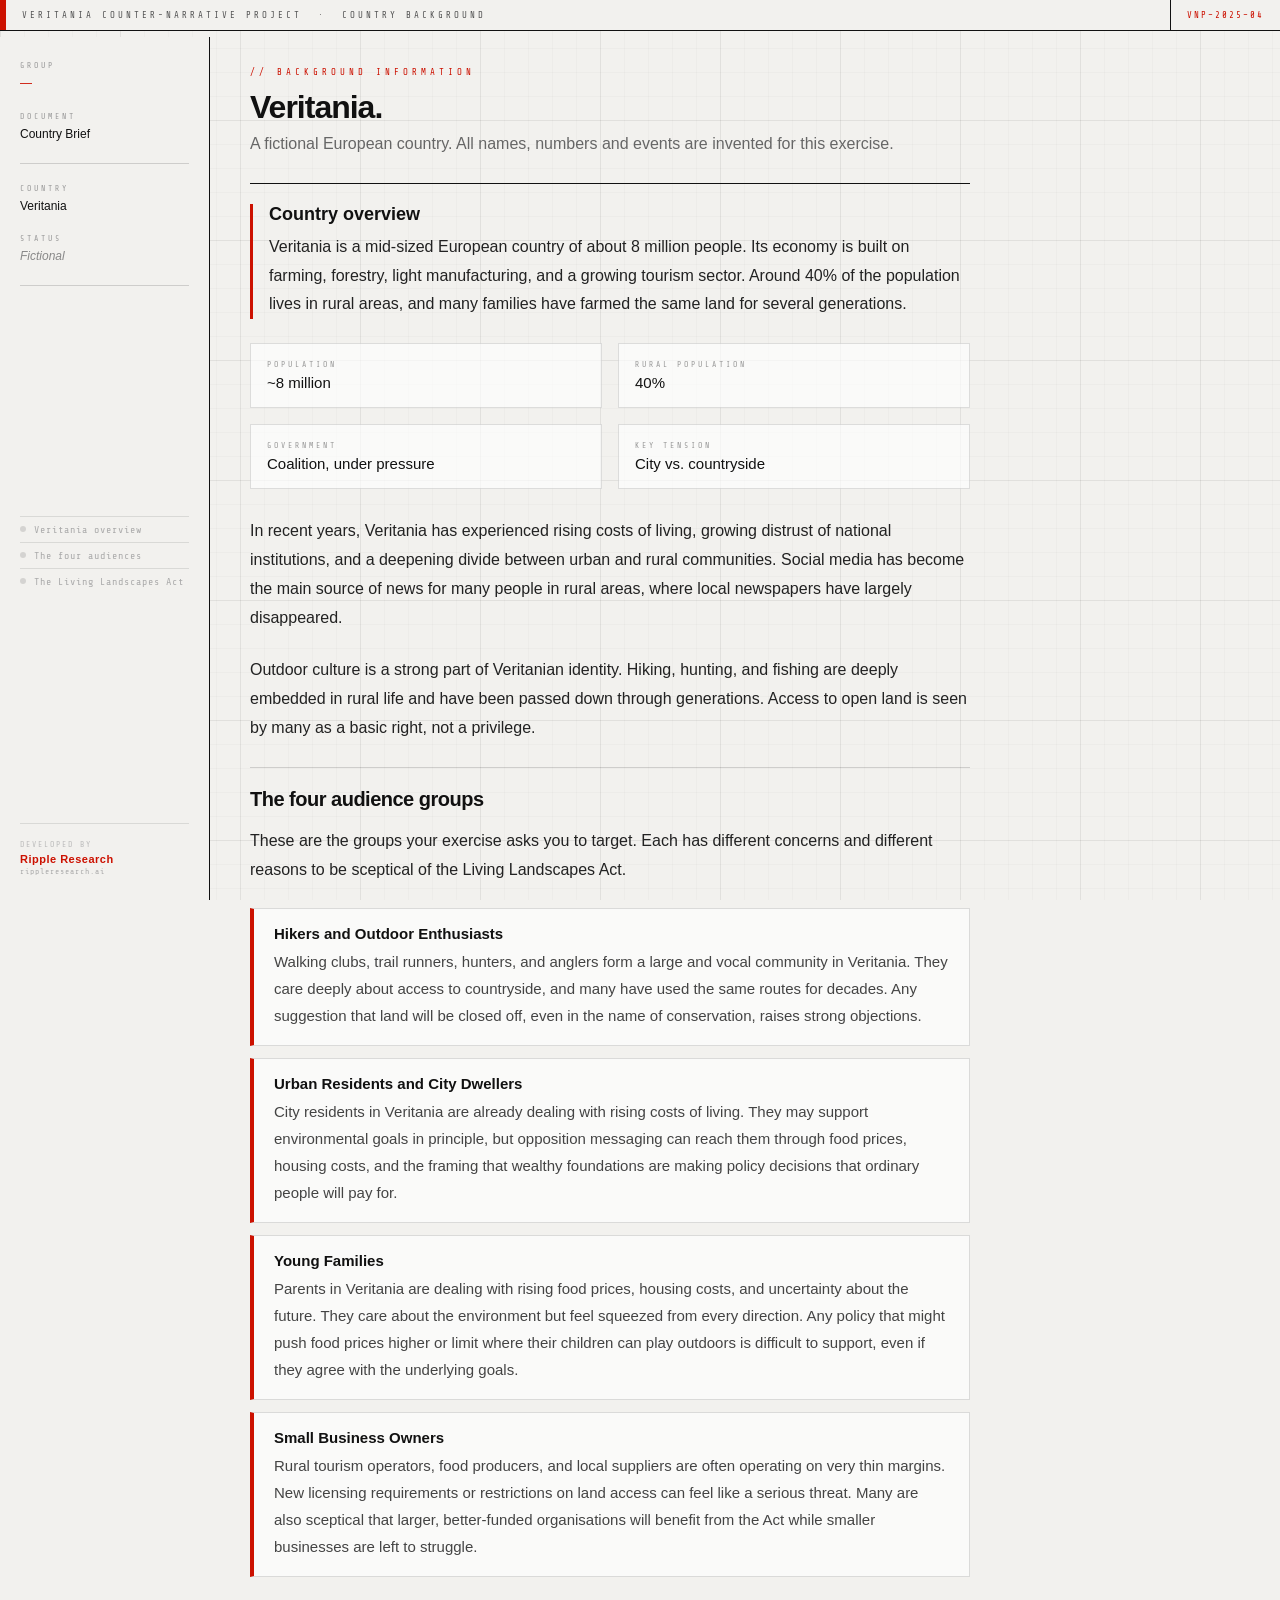
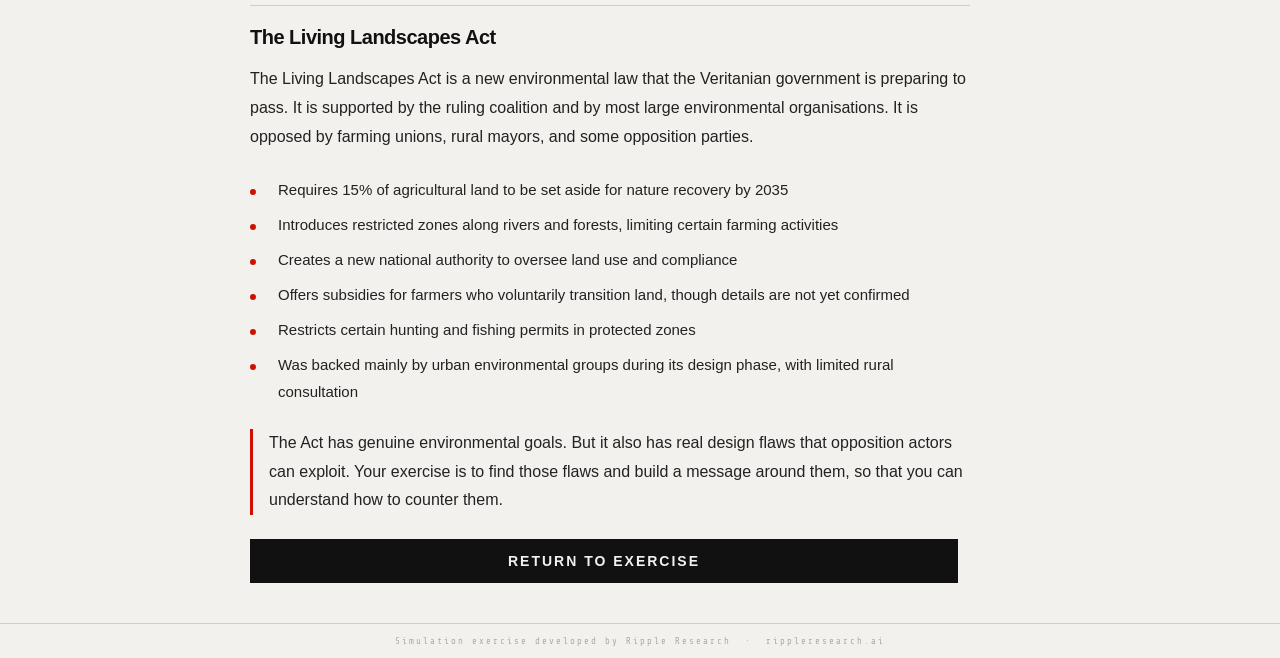
<file: info.html>
<!DOCTYPE html>
<html lang="en">
<head>
  <meta charset="UTF-8" />
  <meta name="viewport" content="width=device-width, initial-scale=1.0" />
  <title>Country Background — The Hot Seat</title>
  <link rel="stylesheet" href="style.css" />
</head>
<body>
<div class="page-wrap">

  <div class="topbar">
    <div class="topbar-red"></div>
    <div class="topbar-label">Veritania Counter-Narrative Project &nbsp;·&nbsp; Country Background</div>
    <div class="topbar-ref">VNP–2025–04</div>
  </div>

  <div class="main-grid" style="flex:1;">

    <div class="sidebar">
      <div class="sidebar-block">
        <span class="sidebar-label">Group</span>
        <div class="sidebar-value red" id="sidebarGroup">—</div>
      </div>
      <div class="sidebar-block">
        <span class="sidebar-label">Document</span>
        <div class="sidebar-value">Country Brief</div>
      </div>
      <hr class="sidebar-divider" />
      <div class="sidebar-block">
        <span class="sidebar-label">Country</span>
        <div class="sidebar-value">Veritania</div>
      </div>
      <div class="sidebar-block">
        <span class="sidebar-label">Status</span>
        <div class="sidebar-value" style="color:#888; font-style:italic;">Fictional</div>
      </div>
      <hr class="sidebar-divider" />
      <div class="step-tracker">
        <div class="step-row"><div class="step-dot"></div>Veritania overview</div>
        <div class="step-row"><div class="step-dot"></div>The four audiences</div>
        <div class="step-row"><div class="step-dot"></div>The Living Landscapes Act</div>
      </div>
      <div class="sidebar-ripple">
        <span class="sidebar-ripple-label">Developed by</span>
        <div class="sidebar-ripple-name">Ripple Research</div>
        <a href="https://www.rippleresearch.ai" target="_blank" class="sidebar-ripple-url">rippleresearch.ai</a>
      </div>
    </div>

    <div class="main-content">
      <span class="eyebrow">// Background information</span>
      <h2 style="font-size:32px; letter-spacing:-1px; margin-bottom:4px;">Veritania.</h2>
      <p class="mb-24" style="color:#666;">A fictional European country. All names, numbers and events are invented for this exercise.</p>
      <hr class="rule" />

      <!-- Country overview -->
      <div class="brief-block mb-24">
        <div class="brief-bar"></div>
        <div>
          <h3 style="margin-bottom:8px;">Country overview</h3>
          <p>Veritania is a mid-sized European country of about 8 million people. Its economy is built on farming, forestry, light manufacturing, and a growing tourism sector. Around 40% of the population lives in rural areas, and many families have farmed the same land for several generations.</p>
        </div>
      </div>

      <div style="display:grid; grid-template-columns:1fr 1fr; gap:16px; margin-bottom:28px;">
        <div style="background:rgba(255,255,255,0.65); border:1px solid rgba(0,0,0,0.12); padding:16px;">
          <span class="sidebar-label">Population</span>
          <div style="font-size:15px; font-weight:500;">~8 million</div>
        </div>
        <div style="background:rgba(255,255,255,0.65); border:1px solid rgba(0,0,0,0.12); padding:16px;">
          <span class="sidebar-label">Rural population</span>
          <div style="font-size:15px; font-weight:500;">40%</div>
        </div>
        <div style="background:rgba(255,255,255,0.65); border:1px solid rgba(0,0,0,0.12); padding:16px;">
          <span class="sidebar-label">Government</span>
          <div style="font-size:15px; font-weight:500;">Coalition, under pressure</div>
        </div>
        <div style="background:rgba(255,255,255,0.65); border:1px solid rgba(0,0,0,0.12); padding:16px;">
          <span class="sidebar-label">Key tension</span>
          <div style="font-size:15px; font-weight:500;">City vs. countryside</div>
        </div>
      </div>

      <p class="mb-24">In recent years, Veritania has experienced rising costs of living, growing distrust of national institutions, and a deepening divide between urban and rural communities. Social media has become the main source of news for many people in rural areas, where local newspapers have largely disappeared.</p>

      <p class="mb-24">Outdoor culture is a strong part of Veritanian identity. Hiking, hunting, and fishing are deeply embedded in rural life and have been passed down through generations. Access to open land is seen by many as a basic right, not a privilege.</p>

      <hr class="rule-light" />

      <!-- The four audiences -->
      <h3 style="font-size:20px; letter-spacing:-0.5px; margin-bottom:16px;">The four audience groups</h3>
      <p class="mb-24">These are the groups your exercise asks you to target. Each has different concerns and different reasons to be sceptical of the Living Landscapes Act.</p>

      <div style="display:flex; flex-direction:column; gap:12px; margin-bottom:28px;">

        <div style="background:rgba(255,255,255,0.65); border:1px solid rgba(0,0,0,0.12); border-left:4px solid #cc1100; padding:16px 20px;">
          <div style="font-size:15px; font-weight:600; margin-bottom:6px;">Hikers and Outdoor Enthusiasts</div>
          <p style="margin:0; font-size:15px; color:#444;">Walking clubs, trail runners, hunters, and anglers form a large and vocal community in Veritania. They care deeply about access to countryside, and many have used the same routes for decades. Any suggestion that land will be closed off, even in the name of conservation, raises strong objections.</p>
        </div>

        <div style="background:rgba(255,255,255,0.65); border:1px solid rgba(0,0,0,0.12); border-left:4px solid #cc1100; padding:16px 20px;">
          <div style="font-size:15px; font-weight:600; margin-bottom:6px;">Urban Residents and City Dwellers</div>
          <p style="margin:0; font-size:15px; color:#444;">City residents in Veritania are already dealing with rising costs of living. They may support environmental goals in principle, but opposition messaging can reach them through food prices, housing costs, and the framing that wealthy foundations are making policy decisions that ordinary people will pay for.</p>
        </div>

        <div style="background:rgba(255,255,255,0.65); border:1px solid rgba(0,0,0,0.12); border-left:4px solid #cc1100; padding:16px 20px;">
          <div style="font-size:15px; font-weight:600; margin-bottom:6px;">Young Families</div>
          <p style="margin:0; font-size:15px; color:#444;">Parents in Veritania are dealing with rising food prices, housing costs, and uncertainty about the future. They care about the environment but feel squeezed from every direction. Any policy that might push food prices higher or limit where their children can play outdoors is difficult to support, even if they agree with the underlying goals.</p>
        </div>

        <div style="background:rgba(255,255,255,0.65); border:1px solid rgba(0,0,0,0.12); border-left:4px solid #cc1100; padding:16px 20px;">
          <div style="font-size:15px; font-weight:600; margin-bottom:6px;">Small Business Owners</div>
          <p style="margin:0; font-size:15px; color:#444;">Rural tourism operators, food producers, and local suppliers are often operating on very thin margins. New licensing requirements or restrictions on land access can feel like a serious threat. Many are also sceptical that larger, better-funded organisations will benefit from the Act while smaller businesses are left to struggle.</p>
        </div>

      </div>

      <hr class="rule-light" />

      <!-- The Act -->
      <h3 style="font-size:20px; letter-spacing:-0.5px; margin-bottom:16px;">The Living Landscapes Act</h3>
      <p class="mb-24">The Living Landscapes Act is a new environmental law that the Veritanian government is preparing to pass. It is supported by the ruling coalition and by most large environmental organisations. It is opposed by farming unions, rural mayors, and some opposition parties.</p>

      <div style="display:flex; flex-direction:column; gap:8px; margin-bottom:24px;">
        <div style="display:grid; grid-template-columns:16px 1fr; gap:12px; align-items:baseline;">
          <div style="width:6px; height:6px; border-radius:50%; background:#cc1100; margin-top:6px;"></div>
          <p style="margin:0; font-size:15px;">Requires 15% of agricultural land to be set aside for nature recovery by 2035</p>
        </div>
        <div style="display:grid; grid-template-columns:16px 1fr; gap:12px; align-items:baseline;">
          <div style="width:6px; height:6px; border-radius:50%; background:#cc1100; margin-top:6px;"></div>
          <p style="margin:0; font-size:15px;">Introduces restricted zones along rivers and forests, limiting certain farming activities</p>
        </div>
        <div style="display:grid; grid-template-columns:16px 1fr; gap:12px; align-items:baseline;">
          <div style="width:6px; height:6px; border-radius:50%; background:#cc1100; margin-top:6px;"></div>
          <p style="margin:0; font-size:15px;">Creates a new national authority to oversee land use and compliance</p>
        </div>
        <div style="display:grid; grid-template-columns:16px 1fr; gap:12px; align-items:baseline;">
          <div style="width:6px; height:6px; border-radius:50%; background:#cc1100; margin-top:6px;"></div>
          <p style="margin:0; font-size:15px;">Offers subsidies for farmers who voluntarily transition land, though details are not yet confirmed</p>
        </div>
        <div style="display:grid; grid-template-columns:16px 1fr; gap:12px; align-items:baseline;">
          <div style="width:6px; height:6px; border-radius:50%; background:#cc1100; margin-top:6px;"></div>
          <p style="margin:0; font-size:15px;">Restricts certain hunting and fishing permits in protected zones</p>
        </div>
        <div style="display:grid; grid-template-columns:16px 1fr; gap:12px; align-items:baseline;">
          <div style="width:6px; height:6px; border-radius:50%; background:#cc1100; margin-top:6px;"></div>
          <p style="margin:0; font-size:15px;">Was backed mainly by urban environmental groups during its design phase, with limited rural consultation</p>
        </div>
      </div>

      <div class="brief-block mt-16">
        <div class="brief-bar"></div>
        <p>The Act has genuine environmental goals. But it also has real design flaws that opposition actors can exploit. Your exercise is to find those flaws and build a message around them, so that you can understand how to counter them.</p>
      </div>

      <div class="btn-row mt-24">
        <button class="btn-primary" id="backBtn">Return to exercise</button>
      </div>

    </div>
  </div>

  <footer class="site-footer">
    Simulation exercise developed by <a href="https://www.rippleresearch.ai" target="_blank">Ripple Research</a> &nbsp;·&nbsp; rippleresearch.ai
  </footer>

</div>

<script>
  const group = localStorage.getItem('hs_group');
  if (group) document.getElementById('sidebarGroup').textContent = group;

  document.getElementById('backBtn').addEventListener('click', () => {
    const returnStep = localStorage.getItem('hs_return_step');
    if (returnStep) {
      window.location.href = 'game.html';
    } else {
      window.history.back();
    }
  });
</script>
</body>
</html>
</file>
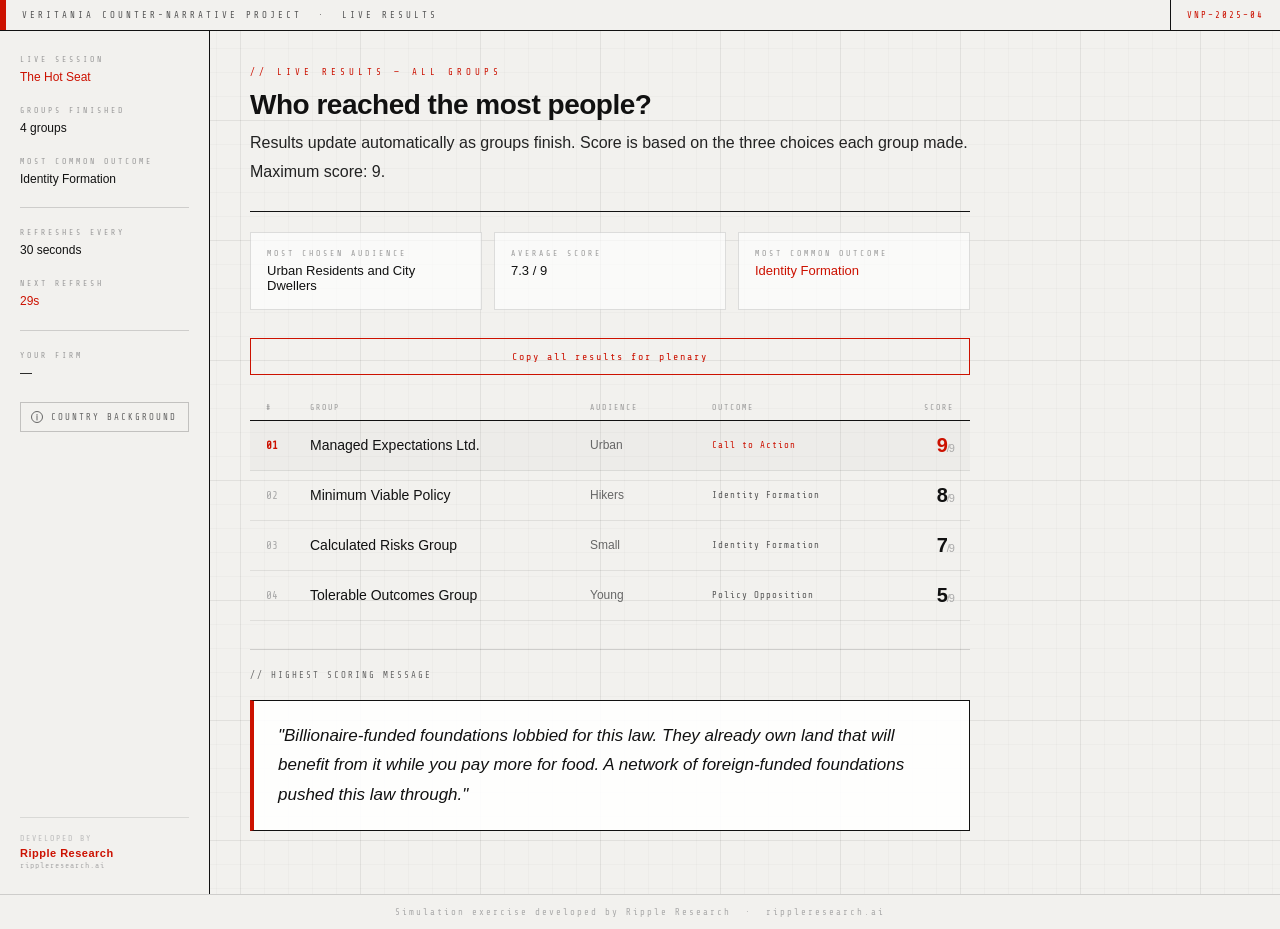
<file: leaderboard.html>
<!DOCTYPE html>
<html lang="en">
<head>
  <meta charset="UTF-8" />
  <meta name="viewport" content="width=device-width, initial-scale=1.0" />
  <title>Leaderboard — The Hot Seat</title>
  <link rel="stylesheet" href="style.css" />
</head>
<body>
<div class="page-wrap">

  <div class="topbar">
    <div class="topbar-red"></div>
    <div class="topbar-label">Veritania Counter-Narrative Project &nbsp;·&nbsp; Live Results</div>
    <div class="topbar-ref">VNP–2025–04</div>
  </div>

  <div class="main-grid" style="flex:1;">

    <div class="sidebar">
      <div class="sidebar-block">
        <span class="sidebar-label">Live session</span>
        <div class="sidebar-value red">The Hot Seat</div>
      </div>
      <div class="sidebar-block">
        <span class="sidebar-label">Groups finished</span>
        <div class="sidebar-value" id="sidebarCount">—</div>
      </div>
      <div class="sidebar-block">
        <span class="sidebar-label">Most common outcome</span>
        <div class="sidebar-value" id="sidebarTopOutcome">—</div>
      </div>
      <hr class="sidebar-divider" />
      <div class="sidebar-block">
        <span class="sidebar-label">Refreshes every</span>
        <div class="sidebar-value">30 seconds</div>
      </div>
      <div class="sidebar-block">
        <span class="sidebar-label">Next refresh</span>
        <div class="sidebar-value red" id="countdown">30s</div>
      </div>
      <hr class="sidebar-divider" />
      <div class="sidebar-block">
        <span class="sidebar-label">Your firm</span>
        <div class="sidebar-value" id="sidebarMyGroup">—</div>
      </div>
      <a href="info.html" class="sidebar-info-link">
        <svg width="12" height="12" viewBox="0 0 12 12" fill="none">
          <circle cx="6" cy="6" r="5.5" stroke="currentColor"/>
          <path d="M6 5v4M6 3.5v.5" stroke="currentColor" stroke-linecap="round"/>
        </svg>
        Country background
      </a>
      <div class="sidebar-ripple">
        <span class="sidebar-ripple-label">Developed by</span>
        <div class="sidebar-ripple-name">Ripple Research</div>
        <a href="https://www.rippleresearch.ai" target="_blank" class="sidebar-ripple-url">rippleresearch.ai</a>
      </div>
    </div>

    <div class="main-content">
      <span class="eyebrow">// Live results — all groups</span>
      <h2 style="font-size:28px; letter-spacing:-0.5px; margin-bottom:8px;">Who reached the most people?</h2>
      <p class="mb-24">Results update automatically as groups finish. Score is based on the three choices each group made. Maximum score: 9.</p>
      <hr class="rule" />

      <!-- Summary stats -->
      <div style="display:grid; grid-template-columns:1fr 1fr 1fr; gap:12px; margin-bottom:28px;">
        <div style="background:rgba(255,255,255,0.65); border:1px solid rgba(0,0,0,0.12); padding:16px;">
          <span class="sidebar-label">Most chosen audience</span>
          <div id="statAudience" style="font-size:13px; font-weight:500; color:#111;">—</div>
        </div>
        <div style="background:rgba(255,255,255,0.65); border:1px solid rgba(0,0,0,0.12); padding:16px;">
          <span class="sidebar-label">Average score</span>
          <div id="statAvg" style="font-size:13px; font-weight:500; color:#111;">—</div>
        </div>
        <div style="background:rgba(255,255,255,0.65); border:1px solid rgba(0,0,0,0.12); padding:16px;">
          <span class="sidebar-label">Most common outcome</span>
          <div id="statOutcome" style="font-size:13px; font-weight:500; color:#cc1100;">—</div>
        </div>
      </div>

      <!-- Copy for plenary -->
      <button class="btn-copy" id="copyPlenaryBtn" style="margin-bottom:20px; margin-top:0;">Copy all results for plenary</button>
      <div id="copyPlenaryConfirm" style="display:none; font-family:'Share Tech Mono',monospace; font-size:9px; letter-spacing:2px; color:#cc1100; margin-bottom:12px; text-align:center;">
        Copied to clipboard
      </div>

      <!-- Leaderboard table -->
      <div id="leaderboardWrap">
        <div style="display:grid; grid-template-columns:32px 1fr 110px 130px 100px; gap:12px; padding:8px 16px; border-bottom:1px solid #111;">
          <span style="font-family:'Share Tech Mono',monospace; font-size:8px; letter-spacing:2px; color:#999;">#</span>
          <span style="font-family:'Share Tech Mono',monospace; font-size:8px; letter-spacing:2px; color:#999;">GROUP</span>
          <span style="font-family:'Share Tech Mono',monospace; font-size:8px; letter-spacing:2px; color:#999;">AUDIENCE</span>
          <span style="font-family:'Share Tech Mono',monospace; font-size:8px; letter-spacing:2px; color:#999;">OUTCOME</span>
          <span style="font-family:'Share Tech Mono',monospace; font-size:8px; letter-spacing:2px; color:#999; text-align:right;">SCORE</span>
        </div>
        <div id="leaderboardRows">
          <div style="padding:24px 16px; font-family:'Share Tech Mono',monospace; font-size:11px; color:#aaa; letter-spacing:2px;">
            Loading results...
          </div>
        </div>
      </div>

      <!-- Top message -->
      <div id="messagePreview" style="display:none; margin-top:28px;">
        <hr class="rule-light" />
        <span class="field-label">// Highest scoring message</span>
        <div class="message-box" id="topMessage"></div>
      </div>

    </div>
  </div>

  <footer class="site-footer">
    Simulation exercise developed by <a href="https://www.rippleresearch.ai" target="_blank">Ripple Research</a> &nbsp;·&nbsp; rippleresearch.ai
  </footer>

</div>

<script>
const SHEETS_URL = 'https://script.google.com/macros/s/AKfycbxhS7DLjAGcf98G5k3772EHcqbJpYHlZoh6FRiqYmbO4r3MDYYgg1Ic0mtTjJOoERIP/exec';

const myGroup = localStorage.getItem('hs_group');
if (myGroup) document.getElementById('sidebarMyGroup').textContent = myGroup;

let allRecords = [];
let countdownVal = 30;

async function fetchRecords() {
  const session = localStorage.getItem('hs_session') || '';
  try {
    const res = await fetch(`${SHEETS_URL}?session=${encodeURIComponent(session)}`);
    const data = await res.json();
    allRecords = Array.isArray(data) ? data : [];
    if (allRecords.length === 0) {
      renderMockData();
    } else {
      renderLeaderboard(allRecords);
    }
  } catch (e) {
    renderMockData();
  }
}

function renderMockData() {
  // Start with any real result from this session in localStorage
  const localRecords = [];
  const localGroup    = localStorage.getItem('hs_group');
  const localScore    = localStorage.getItem('hs_score');
  const localAudience = localStorage.getItem('hs_audience');
  const localOutcome  = localStorage.getItem('hs_score');

  if (localGroup && localScore && localAudience) {
    const aud     = JSON.parse(localAudience);
    const score   = parseInt(localScore);
    const exag    = JSON.parse(localStorage.getItem('hs_exaggeration') || 'null');
    const blame   = JSON.parse(localStorage.getItem('hs_blame') || 'null');
    const outcomeLabel = score <= 4 ? 'Trust Erosion' : score <= 6 ? 'Policy Opposition' : score <= 8 ? 'Identity Formation' : 'Call to Action';
    const peoplemap = { 'Trust Erosion': '~8,000', 'Policy Opposition': '~25,000', 'Identity Formation': '~60,000', 'Call to Action': '~100,000' };
    localRecords.push({
      'Group Name': localGroup,
      'Audience': aud.label,
      'Total Score': score,
      'Outcome': outcomeLabel,
      'People Influenced': peoplemap[outcomeLabel],
      'Message': exag && blame ? `${exag.text} ${blame.text}` : '—',
    });
  }

  const mock = [
    { 'Group Name': 'Managed Expectations Ltd.', 'Audience': 'Urban Residents and City Dwellers', 'Total Score': 9, 'Outcome': 'Call to Action', 'People Influenced': '~100,000', 'Message': 'Billionaire-funded foundations lobbied for this law. They already own land that will benefit from it while you pay more for food. A network of foreign-funded foundations pushed this law through.' },
    { 'Group Name': 'Minimum Viable Policy', 'Audience': 'Hikers and Outdoor Enthusiasts', 'Total Score': 8, 'Outcome': 'Identity Formation', 'People Influenced': '~60,000', 'Message': 'The Act will permanently close historic trails and hand countryside access to private groups. People who have never walked a rural trail are now deciding who gets access to our countryside.' },
    { 'Group Name': 'Calculated Risks Group', 'Audience': 'Small Business Owners', 'Total Score': 7, 'Outcome': 'Identity Formation', 'People Influenced': '~60,000', 'Message': 'This Act will quietly move rural economic power away from local businesses. Well-connected organisations will take control of rural land and run it for their own benefit.' },
    { 'Group Name': 'Tolerable Outcomes Group', 'Audience': 'Young Families', 'Total Score': 5, 'Outcome': 'Policy Opposition', 'People Influenced': '~25,000', 'Message': 'Food prices could rise by 20% as farmland is taken out of production. Politicians listened to lobby groups instead of ordinary families.' },
  ];

  // Merge local result with mock, avoiding duplicates
  const combined = [...localRecords];
  mock.forEach(m => {
    if (!localGroup || m['Group Name'].toLowerCase() !== localGroup.toLowerCase()) {
      combined.push(m);
    }
  });

  allRecords = combined;
  renderLeaderboard(combined);
}

function renderLeaderboard(data) {
  const count = data.length;
  document.getElementById('sidebarCount').textContent = count + ' group' + (count !== 1 ? 's' : '');

  if (count === 0) {
    document.getElementById('leaderboardRows').innerHTML = `
      <div style="padding:24px 16px; font-family:'Share Tech Mono',monospace; font-size:11px; color:#aaa; letter-spacing:2px;">
        No results yet. Groups will appear here as they finish.
      </div>
    `;
    return;
  }

  const scores   = data.map(r => r['Total Score'] || 0);
  const avg      = (scores.reduce((a, b) => a + b, 0) / scores.length).toFixed(1);
  const topAud   = mode(data.map(r => r['Audience']));
  const topOut   = mode(data.map(r => r['Outcome'] || r['Endpoint']));

  document.getElementById('statAvg').textContent     = avg + ' / 9';
  document.getElementById('statAudience').textContent = topAud || '—';
  document.getElementById('statOutcome').textContent  = topOut || '—';
  document.getElementById('sidebarTopOutcome').textContent = topOut || '—';

  const sorted = [...data].sort((a, b) => (b['Total Score'] || 0) - (a['Total Score'] || 0));

  document.getElementById('leaderboardRows').innerHTML = sorted.map((r, i) => {
    const isMe  = myGroup && r['Group Name'] && r['Group Name'].toLowerCase() === myGroup.toLowerCase();
    const isTop = i === 0;
    const rank  = String(i + 1).padStart(2, '0');
    const audienceShort = (r['Audience'] || '—').split(' ')[0];
    const outcome = r['Outcome'] || r['Endpoint'] || '—';
    return `
      <div style="display:grid; grid-template-columns:32px 1fr 110px 130px 100px; gap:12px; align-items:center; padding:13px 16px; border-bottom:1px solid rgba(0,0,0,0.08); background:${isMe ? 'rgba(204,17,0,0.05)' : isTop ? 'rgba(0,0,0,0.02)' : 'transparent'};">
        <span style="font-family:'Share Tech Mono',monospace; font-size:11px; color:${isTop ? '#cc1100' : '#aaa'}; font-weight:${isTop ? '700' : '400'};">${rank}</span>
        <span style="font-size:14px; font-weight:${isMe ? '600' : '400'}; color:#111;">${r['Group Name'] || '—'}${isMe ? ' <span style="font-family:Share Tech Mono,monospace; font-size:8px; color:#cc1100; letter-spacing:1px; margin-left:4px;">YOU</span>' : ''}</span>
        <span style="font-size:12px; color:#666;">${audienceShort}</span>
        <span style="font-family:'Share Tech Mono',monospace; font-size:9px; letter-spacing:1px; color:${isTop ? '#cc1100' : '#555'};">${outcome}</span>
        <span style="font-size:20px; font-weight:700; letter-spacing:-1px; color:${isTop ? '#cc1100' : '#111'}; text-align:right;">${r['Total Score'] || 0}<span style="font-size:11px; font-weight:400; color:#aaa;">/9</span></span>
      </div>
    `;
  }).join('');

  if (sorted[0] && sorted[0]['Message']) {
    document.getElementById('messagePreview').style.display = 'block';
    document.getElementById('topMessage').textContent = '"' + sorted[0]['Message'] + '"';
  }
}

// ============================================================
// COPY ALL FOR PLENARY
// ============================================================

document.getElementById('copyPlenaryBtn').addEventListener('click', () => {
  if (!allRecords.length) return;
  const sorted = [...allRecords].sort((a, b) => (b['Total Score'] || 0) - (a['Total Score'] || 0));
  const text = 'THE HOT SEAT — ALL GROUP RESULTS\n\n' + sorted.map((r, i) => {
    return `${i + 1}. ${r['Group Name']} (${r['Audience']})\nScore: ${r['Total Score']}/9 | Outcome: ${r['Outcome'] || r['Endpoint']} | People influenced: ${r['People Influenced'] || '—'}\nMessage: "${r['Message'] || '—'}"\n`;
  }).join('\n');

  navigator.clipboard.writeText(text).then(() => {
    const btn = document.getElementById('copyPlenaryBtn');
    btn.textContent = 'Copied';
    btn.classList.add('copied');
    document.getElementById('copyPlenaryConfirm').style.display = 'block';
    setTimeout(() => {
      btn.textContent = 'Copy all results for plenary';
      btn.classList.remove('copied');
      document.getElementById('copyPlenaryConfirm').style.display = 'none';
    }, 3000);
  });
});

// ============================================================
// UTILS + COUNTDOWN
// ============================================================

function mode(arr) {
  const freq = {};
  arr.forEach(v => { if (v) freq[v] = (freq[v] || 0) + 1; });
  return Object.entries(freq).sort((a, b) => b[1] - a[1])[0]?.[0] || null;
}

function tick() {
  countdownVal--;
  document.getElementById('countdown').textContent = countdownVal + 's';
  if (countdownVal <= 0) {
    countdownVal = 30;
    fetchRecords();
  }
}

fetchRecords();
setInterval(tick, 1000);
</script>
</body>
</html>
</file>
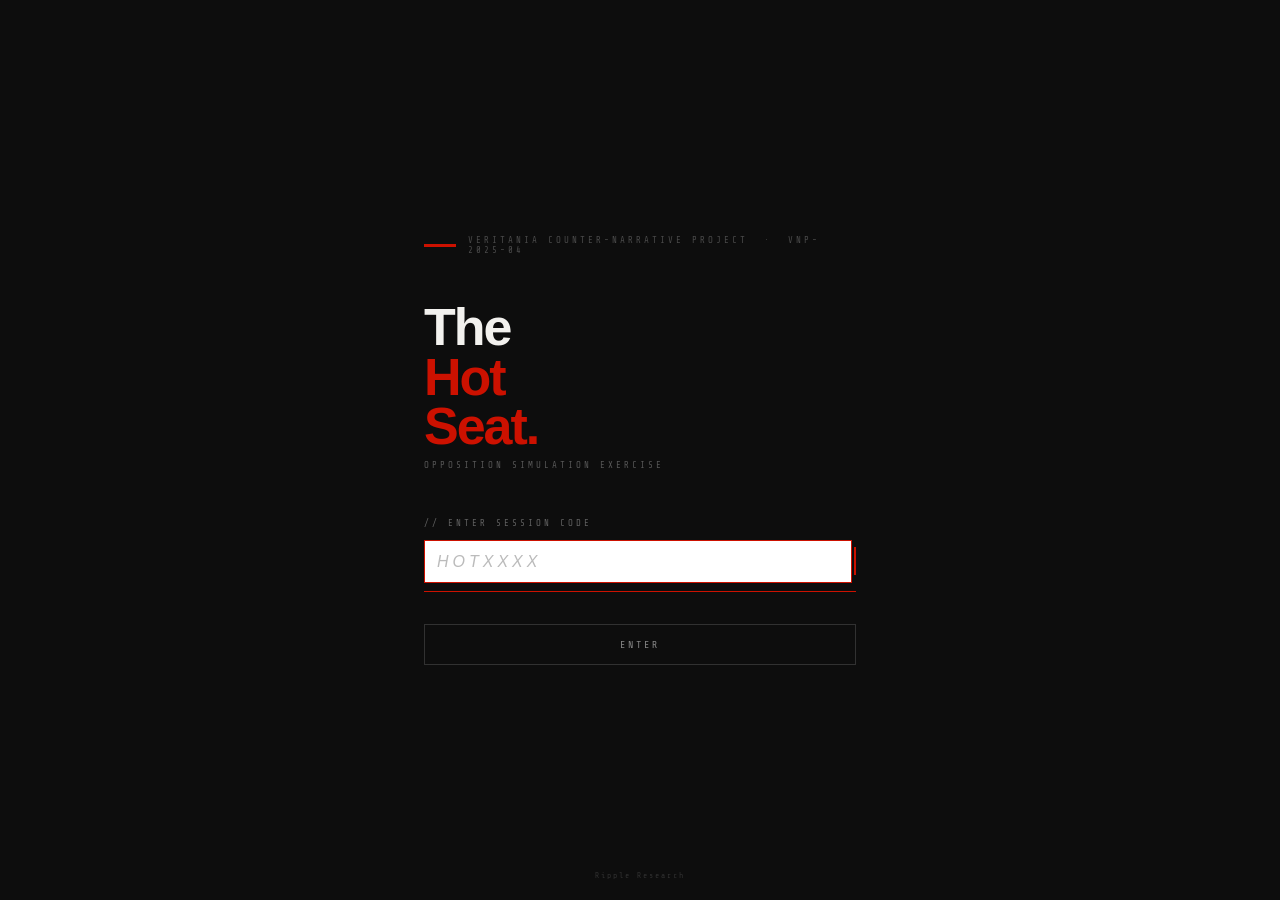
<file: result.html>
<!DOCTYPE html>
<html lang="en">
<head>
  <meta charset="UTF-8" />
  <meta name="viewport" content="width=device-width, initial-scale=1.0" />
  <title>Your Result — The Hot Seat</title>
  <link rel="stylesheet" href="style.css" />
  <style>
    @keyframes flashIn {
      0%   { opacity: 0; transform: scale(0.92); }
      60%  { opacity: 1; transform: scale(1.04); }
      100% { opacity: 1; transform: scale(1); }
    }
    .flash-in {
      animation: flashIn 0.4s ease forwards;
    }
  </style>
</head>
<body>
<div class="page-wrap">

  <!-- Top Bar -->
  <div class="topbar">
    <div class="topbar-red"></div>
    <div class="topbar-label">Veritania Counter-Narrative Project &nbsp;·&nbsp; Workshop Module 04</div>
    <div class="topbar-ref">VNP–2025–04</div>
  </div>

  <!-- Main Grid -->
  <div class="main-grid" style="flex:1;">

    <!-- Sidebar -->
    <div class="sidebar">
      <div class="sidebar-block">
        <span class="sidebar-label">Your firm</span>
        <div class="sidebar-value red" id="sidebarGroup">—</div>
      </div>
      <div class="sidebar-block">
        <span class="sidebar-label">Audience</span>
        <div class="sidebar-value" id="sidebarAudience">—</div>
      </div>
      <div class="sidebar-block">
        <span class="sidebar-label">Final score</span>
        <div class="sidebar-value red" id="sidebarScore">—</div>
      </div>
      <hr class="sidebar-divider" />
      <a href="info.html" class="sidebar-info-link">
        <svg width="12" height="12" viewBox="0 0 12 12" fill="none">
          <circle cx="6" cy="6" r="5.5" stroke="currentColor"/>
          <path d="M6 5v4M6 3.5v.5" stroke="currentColor" stroke-linecap="round"/>
        </svg>
        Country background
      </a>
      <div class="step-tracker">
        <div class="step-row done"><div class="step-dot done"></div>00 — Briefing</div>
        <div class="step-row done"><div class="step-dot done"></div>Example</div>
        <div class="step-row done"><div class="step-dot done"></div>01 — Audience</div>
        <div class="step-row done"><div class="step-dot done"></div>02 — Concern</div>
        <div class="step-row done"><div class="step-dot done"></div>03 — Escalate</div>
        <div class="step-row done"><div class="step-dot done"></div>04 — Blame</div>
        <div class="step-row current"><div class="step-dot current"></div>05 — Result</div>
      </div>
      <div class="sidebar-ripple">
        <span class="sidebar-ripple-label">Developed by</span>
        <div class="sidebar-ripple-name">Ripple Research</div>
        <a href="https://www.rippleresearch.ai" target="_blank" class="sidebar-ripple-url">rippleresearch.ai</a>
      </div>
    </div>

    <!-- Main Content -->
    <div class="main-content" id="mainContent"></div>

  </div>

  <!-- Footer -->
  <footer class="site-footer">
    Simulation exercise developed by <a href="https://www.rippleresearch.ai" target="_blank">Ripple Research</a> &nbsp;·&nbsp; rippleresearch.ai
  </footer>

</div>

<script>
// ============================================================
// OUTCOME DATA
// ============================================================

const OUTCOMES = {
  low: {
    label: 'Trust Erosion',
    desc: 'Your message plants doubt, but does not yet move people to act. This is the foundation that all opposition messages build on first.',
    people: '8,000',
    peopleDisplay: '~8,000',
    peopleNote: 'Some doubt planted in a narrow audience. One message alone is never enough.',
  },
  mid: {
    label: 'Policy Opposition',
    desc: 'Your message creates real opposition to the Living Landscapes Act. People who hear it are less likely to support the policy when asked.',
    people: '25,000',
    peopleDisplay: '~25,000',
    peopleNote: 'Meaningful reach among people who were undecided. But opposition campaigns run hundreds of messages like this.',
  },
  high: {
    label: 'Identity Formation',
    desc: 'Your message does more than oppose a policy. It tells people who they are and who their enemies are. This is where movements begin.',
    people: '60,000',
    peopleDisplay: '~60,000',
    peopleNote: 'Strong shift in how a community sees itself. Much harder to counter once it takes hold.',
  },
  max: {
    label: 'Call to Action',
    desc: 'Your message is designed to mobilise people. It gives them a grievance, a target, and a reason to resist. This is the most powerful outcome.',
    people: '100,000',
    peopleDisplay: '~100,000',
    peopleNote: 'Maximum reach for a single message. But remember: one message is never enough to change opinion on its own.',
  },
};

function getOutcome(score) {
  if (score <= 4) return OUTCOMES.low;
  if (score <= 6) return OUTCOMES.mid;
  if (score <= 8) return OUTCOMES.high;
  return OUTCOMES.max;
}

// ============================================================
// LOAD STATE
// ============================================================

const group      = localStorage.getItem('hs_group');
const session    = localStorage.getItem('hs_session');
if (!group || !session) window.location.href = 'index.html';
const audience   = JSON.parse(localStorage.getItem('hs_audience') || 'null');
const concern    = JSON.parse(localStorage.getItem('hs_concern') || 'null');
const exaggeration = JSON.parse(localStorage.getItem('hs_exaggeration') || 'null');
const blame      = JSON.parse(localStorage.getItem('hs_blame') || 'null');
const score      = parseInt(localStorage.getItem('hs_score') || '0');
const rationales = JSON.parse(localStorage.getItem('hs_rationales') || '{}');

if (!group || !audience || !concern || !exaggeration || !blame) {
  window.location.href = 'index.html';
}

document.getElementById('sidebarGroup').textContent = group;
document.getElementById('sidebarAudience').textContent = audience.label;
document.getElementById('sidebarScore').textContent = score + ' / 9';

const outcome = getOutcome(score);

// ============================================================
// ASSEMBLE MESSAGE
// ============================================================

function strip(text) {
  return text.replace(/^[""\u201C\u201D]|[""\u201C\u201D]$/g, '').trim();
}

const assembledMessage = `${strip(exaggeration.text)} ${strip(blame.text)}`;

// ============================================================
// RENDER PAGE
// ============================================================

const mc = document.getElementById('mainContent');

mc.innerHTML = `
  <div class="pill-tracker">
    <span class="pill done">00 Start</span>
    <span class="pill done">01 Audience</span>
    <span class="pill done">02 Concern</span>
    <span class="pill done">03 Escalate</span>
    <span class="pill done">04 Blame</span>
    <span class="pill current">05 Result</span>
  </div>

  <span class="eyebrow">// Step 05 of 05 — Your result</span>
  <h2 style="font-size:28px; letter-spacing:-0.5px; margin-bottom:4px;">Here is what your group built.</h2>
  <p class="mb-24" style="color:#666;"><strong>${group}</strong> targeting <strong>${audience.label}</strong></p>
  <hr class="rule" />

  <!-- Score + Outcome side by side -->
  <div style="display:grid; grid-template-columns:auto 1fr; gap:32px; margin-bottom:32px; align-items:start;">

    <!-- Score box -->
    <div>
      <span class="sidebar-label" style="margin-bottom:8px; display:block;">Your score</span>
      <div class="score-reveal-box">
        <div class="score-display" id="scoreDisplay" style="color:#fff;">0</div>
        <div class="score-out-of">out of 9</div>
      </div>
    </div>

    <!-- Outcome -->
    <div>
      <span class="sidebar-label" style="margin-bottom:8px; display:block;">What your message does</span>
      <div class="outcome-badge" id="outcomeBadge" style="opacity:0;">${outcome.label.toUpperCase()}</div>
      <p style="font-size:15px; line-height:1.7;" id="outcomeDesc" style="opacity:0;">${outcome.desc}</p>
    </div>
  </div>

  <hr class="rule-light" />

  <!-- People count -->
  <div style="margin-bottom:32px;">
    <span class="sidebar-label" style="margin-bottom:8px; display:block;">Estimated number of people influenced</span>
    <div class="people-reveal-box">
      <div class="people-count" id="peopleDisplay" style="color:#cc1100;">~0</div>
      <div class="people-label" id="peopleNote">${outcome.peopleNote}</div>
    </div>
  </div>

  <hr class="rule-light" />

  <!-- Assembled message -->
  <span class="field-label">// Your assembled message</span>
  <div class="message-box">"${assembledMessage}"</div>

  <!-- Building blocks -->
  <div style="display:flex; flex-direction:column; gap:10px; margin-bottom:24px;">
    <div style="display:grid; grid-template-columns:100px 1fr; gap:12px; align-items:baseline;">
      <span style="font-family:'Share Tech Mono',monospace; font-size:9px; letter-spacing:2px; color:#cc1100;">CONCERN</span>
      <span style="font-size:14px; color:#444; line-height:1.5;">${concern.text}</span>
    </div>
    <div style="display:grid; grid-template-columns:100px 1fr; gap:12px; align-items:baseline;">
      <span style="font-family:'Share Tech Mono',monospace; font-size:9px; letter-spacing:2px; color:#cc1100;">ESCALATION</span>
      <span style="font-size:14px; color:#444; line-height:1.5;">${exaggeration.text}</span>
    </div>
    <div style="display:grid; grid-template-columns:100px 1fr; gap:12px; align-items:baseline;">
      <span style="font-family:'Share Tech Mono',monospace; font-size:9px; letter-spacing:2px; color:#cc1100;">BLAME</span>
      <span style="font-size:14px; color:#444; line-height:1.5;">${blame.text}</span>
    </div>
  </div>

  ${rationales.blame || rationales.concern || rationales.exaggeration || rationales.audience ? `
  <hr class="rule-light" />
  <span class="field-label">// Your group's reasoning</span>
  <div style="display:flex; flex-direction:column; gap:8px; margin-bottom:24px;">
    ${rationales.audience ? `<div style="font-size:13px; color:#555;"><span style="font-family:'Share Tech Mono',monospace; font-size:9px; letter-spacing:2px; color:#999; margin-right:8px;">AUDIENCE</span>${rationales.audience}</div>` : ''}
    ${rationales.concern ? `<div style="font-size:13px; color:#555;"><span style="font-family:'Share Tech Mono',monospace; font-size:9px; letter-spacing:2px; color:#999; margin-right:8px;">CONCERN</span>${rationales.concern}</div>` : ''}
    ${rationales.exaggeration ? `<div style="font-size:13px; color:#555;"><span style="font-family:'Share Tech Mono',monospace; font-size:9px; letter-spacing:2px; color:#999; margin-right:8px;">ESCALATION</span>${rationales.exaggeration}</div>` : ''}
    ${rationales.blame ? `<div style="font-size:13px; color:#555;"><span style="font-family:'Share Tech Mono',monospace; font-size:9px; letter-spacing:2px; color:#999; margin-right:8px;">BLAME</span>${rationales.blame}</div>` : ''}
  </div>
  ` : ''}

  <!-- Copy button -->
  <button class="btn-copy" id="copyBtn">Copy message to share in plenary</button>
  <div id="copyConfirm" style="display:none; font-family:'Share Tech Mono',monospace; font-size:9px; letter-spacing:2px; color:#cc1100; margin-top:8px; text-align:center;">
    Copied to clipboard
  </div>

  <hr class="rule-light" />

  <div class="brief-block mt-16">
    <div class="brief-bar"></div>
    <div>
      <p>Your result has been recorded. See how your group compares to others below. The debrief will explain what makes each message work and how to counter it.</p>
      <a href="leaderboard.html" style="display:inline-block; margin-top:12px;">
        <button class="btn-ghost">View leaderboard</button>
      </a>
    </div>
  </div>
`;

// ============================================================
// COUNTER ANIMATIONS
// ============================================================

function animateCounter(el, from, to, duration, formatter, onComplete) {
  const start = performance.now();
  function step(now) {
    const elapsed = now - start;
    const progress = Math.min(elapsed / duration, 1);
    // Ease out cubic
    const eased = 1 - Math.pow(1 - progress, 3);
    const current = Math.round(from + (to - from) * eased);
    el.textContent = formatter(current);
    if (progress < 1) {
      requestAnimationFrame(step);
    } else {
      el.textContent = formatter(to);
      if (onComplete) onComplete();
    }
  }
  requestAnimationFrame(step);
}

function formatScore(n) { return String(n); }

function formatPeople(n) {
  if (n >= 1000) return '~' + (n / 1000).toFixed(0) + ',000';
  return '~' + n;
}

// People final values map
const peopleValues = { low: 8000, mid: 25000, high: 60000, max: 100000 };
function getOutcomeKey(s) {
  if (s <= 4) return 'low';
  if (s <= 6) return 'mid';
  if (s <= 8) return 'high';
  return 'max';
}
const peopleTarget = peopleValues[getOutcomeKey(score)];

// Trigger animations
setTimeout(() => {
  const scoreEl = document.getElementById('scoreDisplay');
  animateCounter(scoreEl, 0, score, 900, formatScore, () => {
    scoreEl.classList.add('flash-in');
  });
  document.getElementById('outcomeBadge').style.transition = 'opacity 0.5s';
  document.getElementById('outcomeBadge').style.opacity = '1';
  document.getElementById('outcomeDesc').style.transition = 'opacity 0.5s 0.3s';
  document.getElementById('outcomeDesc').style.opacity = '1';
}, 200);

setTimeout(() => {
  const peopleEl = document.getElementById('peopleDisplay');
  animateCounter(peopleEl, 0, peopleTarget, 1200, formatPeople, () => {
    peopleEl.classList.add('flash-in');
  });
}, 700);

// ============================================================
// COPY TO CLIPBOARD
// ============================================================

document.getElementById('copyBtn').addEventListener('click', () => {
  const text = `[${group} — ${audience.label}]\n\n"${assembledMessage}"\n\nScore: ${score}/9 | Outcome: ${outcome.label} | People influenced: ${outcome.peopleDisplay}`;
  navigator.clipboard.writeText(text).then(() => {
    const btn = document.getElementById('copyBtn');
    btn.textContent = 'Copied';
    btn.classList.add('copied');
    document.getElementById('copyConfirm').style.display = 'block';
    setTimeout(() => {
      btn.textContent = 'Copy message to share in plenary';
      btn.classList.remove('copied');
      document.getElementById('copyConfirm').style.display = 'none';
    }, 3000);
  });
});

// ============================================================
// POST TO GOOGLE SHEETS
// ============================================================

async function postToSheets() {
  try {
    await fetch(SHEETS_URL, {
      method: 'POST',
      mode: 'no-cors',
      headers: { 'Content-Type': 'application/json' },
      body: JSON.stringify({
        'Group Name':         group,
        'Session':            localStorage.getItem('hs_session') || '',
        'Audience':           audience.label,
        'Concern Score':      concern.score,
        'Exaggeration Score': exaggeration.score,
        'Blame Score':        blame.score,
        'Total Score':        score,
        'Outcome':            outcome.label,
        'People Influenced':  outcome.peopleDisplay,
        'Message':            assembledMessage,
      })
    });
  } catch (e) {
    console.log('Sheets post failed:', e);
  }
}

postToSheets();
</script>
</body>
</html>
</file>
<file: style.css>
/* ============================================
   THE HOT SEAT — Veritania Counter-Narrative
   Ripple Research · rippleresearch.ai
   Style: Neue Grafik / Swiss Grid
   ============================================ */

@import url('https://fonts.googleapis.com/css2?family=Share+Tech+Mono&family=Space+Grotesk:wght@300;400;500;700&display=swap');

/* --- Reset & Base --- */
*, *::before, *::after { box-sizing: border-box; margin: 0; padding: 0; }

html, body {
  min-height: 100vh;
  font-family: 'Helvetica Neue', Helvetica, Arial, sans-serif;
  font-size: 16px;
  font-weight: 400;
  color: #111;
  background-color: #f2f1ee;
  background-image:
    linear-gradient(rgba(0,0,0,0.05) 1px, transparent 1px),
    linear-gradient(90deg, rgba(0,0,0,0.05) 1px, transparent 1px),
    linear-gradient(rgba(0,0,0,0.02) 1px, transparent 1px),
    linear-gradient(90deg, rgba(0,0,0,0.02) 1px, transparent 1px);
  background-size: 120px 120px, 120px 120px, 24px 24px, 24px 24px;
  background-attachment: fixed;
}

/* --- Login page overrides --- */
body.login-page {
  background: #0d0d0d;
  background-image: none;
  color: #f2f1ee;
}

/* --- Typography --- */
.mono { font-family: 'Share Tech Mono', monospace; }

.eyebrow {
  font-family: 'Share Tech Mono', monospace;
  font-size: 9px;
  letter-spacing: 4px;
  color: #cc1100;
  text-transform: uppercase;
  display: block;
  margin-bottom: 12px;
}

.page-title {
  font-family: 'Helvetica Neue', Helvetica, Arial, sans-serif;
  font-size: 64px;
  font-weight: 700;
  line-height: 0.95;
  letter-spacing: -3px;
  color: #111;
  margin-bottom: 20px;
}

.red { color: #cc1100; }

h2 {
  font-family: 'Helvetica Neue', Helvetica, Arial, sans-serif;
  font-size: 26px;
  font-weight: 700;
  letter-spacing: -0.5px;
  margin-bottom: 12px;
}

h3 {
  font-family: 'Helvetica Neue', Helvetica, Arial, sans-serif;
  font-size: 18px;
  font-weight: 600;
  margin-bottom: 8px;
}

p {
  font-size: 16px;
  line-height: 1.8;
  color: #222;
  font-weight: 400;
}

p strong { font-weight: 700; color: #111; }

a { color: #cc1100; text-decoration: none; }
a:hover { text-decoration: underline; }

/* --- Layout --- */
.page-wrap {
  display: flex;
  flex-direction: column;
  min-height: 100vh;
}

.topbar {
  display: grid;
  grid-template-columns: 6px 1fr auto;
  border-bottom: 1px solid #111;
  background: #f2f1ee;
  position: sticky;
  top: 0;
  z-index: 100;
}

.topbar-red { background: #cc1100; }

.topbar-label {
  font-family: 'Share Tech Mono', monospace;
  font-size: 9px;
  letter-spacing: 3px;
  color: #555;
  padding: 10px 16px;
  text-transform: uppercase;
}

.topbar-ref {
  font-family: 'Share Tech Mono', monospace;
  font-size: 9px;
  letter-spacing: 2px;
  color: #cc1100;
  padding: 10px 16px;
  border-left: 1px solid #111;
}

.main-grid {
  display: grid;
  grid-template-columns: 210px 1fr;
  flex: 1;
}

.sidebar {
  border-right: 1px solid #111;
  padding: 24px 20px;
  display: flex;
  flex-direction: column;
  gap: 20px;
  position: sticky;
  top: 37px;
  height: calc(100vh - 37px);
  overflow-y: auto;
  background: #f2f1ee;
}

.sidebar-block {}

.sidebar-label {
  font-family: 'Share Tech Mono', monospace;
  font-size: 8px;
  letter-spacing: 3px;
  color: #999;
  display: block;
  margin-bottom: 5px;
  text-transform: uppercase;
}

.sidebar-value {
  font-size: 12px;
  font-weight: 500;
  color: #111;
  line-height: 1.4;
}

.sidebar-value.red { color: #cc1100; }

.sidebar-divider {
  border: none;
  border-top: 1px solid rgba(0,0,0,0.15);
}

/* --- Ripple branding in sidebar --- */
.sidebar-ripple {
  margin-top: auto;
  padding-top: 16px;
  border-top: 1px solid rgba(0,0,0,0.1);
}

.sidebar-ripple-label {
  font-family: 'Share Tech Mono', monospace;
  font-size: 8px;
  letter-spacing: 2px;
  color: #bbb;
  display: block;
  margin-bottom: 4px;
  text-transform: uppercase;
}

.sidebar-ripple-name {
  font-family: 'Helvetica Neue', Helvetica, Arial, sans-serif;
  font-size: 11px;
  font-weight: 700;
  color: #cc1100;
  letter-spacing: 0.5px;
}

.sidebar-ripple-url {
  font-family: 'Share Tech Mono', monospace;
  font-size: 8px;
  color: #aaa;
  letter-spacing: 1px;
  display: block;
  margin-top: 2px;
}

.sidebar-ripple-url:hover { color: #cc1100; text-decoration: none; }

/* --- Sidebar Info Link --- */
.sidebar-info-link {
  display: flex;
  align-items: center;
  gap: 8px;
  font-family: 'Share Tech Mono', monospace;
  font-size: 9px;
  letter-spacing: 2px;
  color: #666;
  text-transform: uppercase;
  padding: 8px 10px;
  border: 1px solid rgba(0,0,0,0.2);
  cursor: pointer;
  transition: all 0.15s;
  text-decoration: none;
}

.sidebar-info-link:hover {
  border-color: #cc1100;
  color: #cc1100;
  text-decoration: none;
}

/* --- Pill Step Tracker (horizontal) --- */
.pill-tracker {
  display: flex;
  gap: 6px;
  flex-wrap: wrap;
  margin-bottom: 28px;
}

.pill {
  font-family: 'Share Tech Mono', monospace;
  font-size: 9px;
  letter-spacing: 2px;
  padding: 5px 14px;
  border-radius: 20px;
  border: 1px solid rgba(0,0,0,0.15);
  color: #aaa;
  background: rgba(255,255,255,0.4);
  transition: all 0.2s;
  white-space: nowrap;
}

.pill.done {
  background: rgba(0,0,0,0.06);
  color: #555;
  border-color: rgba(0,0,0,0.2);
}

.pill.current {
  background: #cc1100;
  color: #fff;
  border-color: #cc1100;
  font-weight: 700;
}

/* --- Sidebar Step Tracker --- */
.step-tracker { margin-top: auto; }

.step-row {
  display: flex;
  align-items: center;
  gap: 8px;
  padding: 7px 0;
  border-top: 1px solid rgba(0,0,0,0.1);
  font-size: 10px;
  color: #aaa;
  font-family: 'Share Tech Mono', monospace;
  letter-spacing: 1px;
  transition: color 0.2s;
}

.step-row.current { color: #cc1100; }
.step-row.done { color: #555; }

.step-dot {
  width: 6px;
  height: 6px;
  border-radius: 50%;
  background: rgba(0,0,0,0.12);
  flex-shrink: 0;
  transition: background 0.2s;
}

.step-dot.current { background: #cc1100; }
.step-dot.done { background: #555; }

/* --- Main Content Area --- */
.main-content {
  padding: 36px 40px 40px;
  max-width: 800px;
}

.rule { border: none; border-top: 1px solid #111; margin: 20px 0; }
.rule-light { border: none; border-top: 1px solid rgba(0,0,0,0.15); margin: 20px 0; }

/* --- Story Block --- */
.story-block {
  background: #111;
  padding: 28px 32px;
  margin-bottom: 28px;
}

.story-block p {
  color: #f2f1ee;
  font-size: 17px;
  line-height: 1.85;
  margin: 0;
}

.story-block p + p { margin-top: 12px; }

.story-block strong {
  color: #fff;
  font-weight: 700;
}

.story-block .story-title {
  font-family: 'Helvetica Neue', Helvetica, Arial, sans-serif;
  font-size: 22px;
  font-weight: 700;
  color: #cc1100;
  margin-bottom: 16px;
  display: block;
}

/* --- Onboarding Steps --- */
.onboarding-strip {
  display: grid;
  grid-template-columns: 1fr 1fr 1fr;
  gap: 12px;
  margin-bottom: 28px;
}

.onboarding-step {
  background: rgba(255,255,255,0.65);
  border: 1px solid rgba(0,0,0,0.12);
  padding: 16px;
  display: flex;
  flex-direction: column;
  gap: 10px;
}

.onboarding-step-num {
  font-family: 'Share Tech Mono', monospace;
  font-size: 9px;
  letter-spacing: 3px;
  color: #cc1100;
}

.onboarding-step-icon {
  width: 28px;
  height: 28px;
  opacity: 0.7;
}

.onboarding-step-text {
  font-size: 14px;
  font-weight: 500;
  color: #111;
  line-height: 1.4;
}

.onboarding-step-sub {
  font-size: 12px;
  color: #666;
  line-height: 1.4;
  font-weight: 400;
}

/* --- Cards & Blocks --- */
.brief-block {
  display: grid;
  grid-template-columns: 3px 1fr;
  gap: 0 16px;
  margin-bottom: 24px;
}

.brief-bar { background: #cc1100; }

/* --- Notice / Warning Block --- */
.notice-block {
  background: rgba(204,17,0,0.06);
  border: 1px solid rgba(204,17,0,0.25);
  border-left: 4px solid #cc1100;
  padding: 14px 16px;
  margin-bottom: 20px;
  display: flex;
  align-items: flex-start;
  gap: 12px;
}

.notice-block p {
  font-size: 15px;
  color: #111;
  margin: 0;
  line-height: 1.6;
}

/* --- Secretary Notice --- */
.secretary-block {
  background: #111;
  color: #f2f1ee;
  padding: 16px 20px;
  margin-bottom: 24px;
  display: flex;
  align-items: flex-start;
  gap: 14px;
}

.secretary-block p {
  font-size: 15px;
  color: #f2f1ee;
  margin: 0;
  line-height: 1.6;
}

.secretary-block strong { color: #fff; font-weight: 700; }

/* --- Selection Confirmation Tag --- */
.selection-tag {
  display: inline-flex;
  align-items: center;
  gap: 8px;
  background: #cc1100;
  color: #fff;
  font-family: 'Share Tech Mono', monospace;
  font-size: 10px;
  letter-spacing: 2px;
  padding: 6px 14px;
  margin-bottom: 20px;
  animation: fadeIn 0.3s ease;
}

@keyframes fadeIn {
  from { opacity: 0; transform: translateY(-4px); }
  to { opacity: 1; transform: translateY(0); }
}

/* --- Form Elements --- */
.field-label {
  font-family: 'Share Tech Mono', monospace;
  font-size: 9px;
  letter-spacing: 2px;
  color: #666;
  margin-bottom: 8px;
  display: block;
  text-transform: uppercase;
}

input[type="text"],
input[type="password"] {
  background: rgba(255,255,255,0.85);
  border: 1px solid #111;
  border-radius: 0;
  font-family: 'Helvetica Neue', Helvetica, Arial, sans-serif;
  font-size: 18px;
  font-weight: 500;
  color: #111;
  padding: 10px 12px;
  width: 100%;
  outline: none;
  transition: border-color 0.15s;
}

input[type="text"]:focus,
input[type="password"]:focus { border-color: #cc1100; background: #fff; }

input[type="text"]::placeholder,
input[type="password"]::placeholder { color: #bbb; font-weight: 300; font-style: italic; }

/* --- Login page input --- */
.login-input {
  background: transparent;
  border: none;
  border-bottom: 1px solid rgba(255,255,255,0.3);
  font-family: 'Share Tech Mono', monospace;
  font-size: 28px;
  letter-spacing: 8px;
  color: #f2f1ee;
  padding: 12px 4px;
  width: 100%;
  outline: none;
  text-transform: uppercase;
  transition: border-color 0.2s;
  caret-color: #cc1100;
}

.login-input:focus { border-bottom-color: #cc1100; }
.login-input::placeholder { color: rgba(255,255,255,0.15); letter-spacing: 4px; font-size: 16px; }

/* --- Blinking cursor --- */
@keyframes blink {
  0%, 100% { opacity: 1; }
  50% { opacity: 0; }
}

.blink {
  display: inline-block;
  width: 2px;
  height: 1.2em;
  background: #cc1100;
  vertical-align: text-bottom;
  animation: blink 1s step-end infinite;
  margin-left: 2px;
}

textarea {
  background: rgba(255,255,255,0.85);
  border: 1px solid rgba(0,0,0,0.2);
  border-radius: 0;
  font-family: 'Helvetica Neue', Helvetica, Arial, sans-serif;
  font-size: 15px;
  font-weight: 400;
  color: #111;
  padding: 10px 12px;
  width: 100%;
  outline: none;
  resize: vertical;
  min-height: 72px;
  line-height: 1.6;
  transition: border-color 0.15s;
}

textarea:focus { border-color: #cc1100; background: #fff; }
textarea::placeholder { color: #bbb; font-style: italic; }

.rationale-wrap {
  margin-top: 16px;
  padding: 16px;
  background: rgba(255,255,255,0.5);
  border: 1px dashed rgba(0,0,0,0.15);
}

.rationale-label {
  font-family: 'Share Tech Mono', monospace;
  font-size: 9px;
  letter-spacing: 2px;
  color: #888;
  display: block;
  margin-bottom: 8px;
  text-transform: uppercase;
}

.rationale-optional {
  font-family: 'Share Tech Mono', monospace;
  font-size: 8px;
  letter-spacing: 1px;
  color: #bbb;
  margin-left: 8px;
}

/* --- Radio Options --- */
.options-list { display: flex; flex-direction: column; gap: 10px; margin-bottom: 16px; }

.option-item {
  display: flex;
  align-items: flex-start;
  gap: 14px;
  background: rgba(255,255,255,0.65);
  border: 1px solid rgba(0,0,0,0.15);
  padding: 16px;
  cursor: pointer;
  transition: all 0.15s;
}

.option-item:hover { border-color: rgba(0,0,0,0.4); background: rgba(255,255,255,0.9); }

.option-item.selected {
  border-color: #cc1100;
  background: rgba(204,17,0,0.04);
}

.option-radio {
  width: 16px;
  height: 16px;
  border: 1.5px solid #aaa;
  border-radius: 50%;
  flex-shrink: 0;
  margin-top: 3px;
  position: relative;
  transition: border-color 0.15s;
}

.option-item.selected .option-radio { border-color: #cc1100; }

.option-item.selected .option-radio::after {
  content: '';
  position: absolute;
  inset: 3px;
  background: #cc1100;
  border-radius: 50%;
}

.option-text { font-size: 16px; line-height: 1.6; color: #111; font-weight: 400; }
.option-desc { font-size: 14px; line-height: 1.5; color: #555; margin-top: 4px; font-weight: 300; }

/* --- Audience Icon --- */
.audience-icon {
  width: 36px;
  height: 36px;
  flex-shrink: 0;
  opacity: 0.5;
  margin-top: 2px;
  transition: opacity 0.15s;
}

.option-item.selected .audience-icon { opacity: 1; }
.option-item:hover .audience-icon { opacity: 0.8; }

/* --- Buttons --- */
.btn-row { display: grid; grid-template-columns: 1fr auto; gap: 12px; align-items: stretch; margin-top: 8px; }

.btn-primary {
  background: #111;
  border: none;
  color: #f2f1ee;
  font-family: 'Helvetica Neue', Helvetica, Arial, sans-serif;
  font-size: 14px;
  font-weight: 600;
  letter-spacing: 2px;
  text-transform: uppercase;
  padding: 14px 24px;
  cursor: pointer;
  transition: background 0.15s;
  width: 100%;
}

.btn-primary:hover { background: #cc1100; }

.btn-primary:disabled {
  background: #ccc;
  cursor: not-allowed;
  color: #888;
}

.btn-ghost {
  background: transparent;
  border: 1px solid #111;
  color: #111;
  font-family: 'Share Tech Mono', monospace;
  font-size: 10px;
  letter-spacing: 2px;
  padding: 14px 16px;
  cursor: pointer;
  white-space: nowrap;
  transition: all 0.15s;
}

.btn-ghost:hover { border-color: #cc1100; color: #cc1100; }

.btn-copy {
  background: transparent;
  border: 1px solid #cc1100;
  color: #cc1100;
  font-family: 'Share Tech Mono', monospace;
  font-size: 10px;
  letter-spacing: 2px;
  padding: 12px 20px;
  cursor: pointer;
  transition: all 0.15s;
  width: 100%;
  margin-top: 12px;
}

.btn-copy:hover { background: #cc1100; color: #fff; }
.btn-copy.copied { background: #cc1100; color: #fff; }

/* --- Login button --- */
.btn-login {
  background: transparent;
  border: 1px solid rgba(255,255,255,0.2);
  color: #f2f1ee;
  font-family: 'Share Tech Mono', monospace;
  font-size: 11px;
  letter-spacing: 3px;
  padding: 14px 32px;
  cursor: pointer;
  transition: all 0.2s;
  text-transform: uppercase;
  width: 100%;
  margin-top: 24px;
}

.btn-login:hover { border-color: #cc1100; color: #cc1100; }

/* --- Score & Result --- */
.score-reveal-box {
  background: #cc1100;
  padding: 28px 36px;
  margin-bottom: 8px;
  display: inline-block;
  min-width: 160px;
}

.score-display {
  font-family: 'Helvetica Neue', Helvetica, Arial, sans-serif;
  font-size: 96px;
  font-weight: 700;
  letter-spacing: -5px;
  color: #fff;
  line-height: 1;
  font-variant-numeric: tabular-nums;
}

.score-out-of {
  font-family: 'Share Tech Mono', monospace;
  font-size: 11px;
  letter-spacing: 2px;
  color: rgba(255,255,255,0.7);
  margin-top: 4px;
}

.people-reveal-box {
  background: #111;
  padding: 20px 28px;
  margin-bottom: 8px;
  display: inline-block;
}

.people-count {
  font-family: 'Helvetica Neue', Helvetica, Arial, sans-serif;
  font-size: 48px;
  font-weight: 700;
  letter-spacing: -2px;
  color: #cc1100;
  line-height: 1;
  font-variant-numeric: tabular-nums;
}

.people-label {
  font-family: 'Share Tech Mono', monospace;
  font-size: 9px;
  letter-spacing: 2px;
  color: rgba(255,255,255,0.6);
  margin-top: 6px;
}

.outcome-badge {
  display: inline-block;
  background: #cc1100;
  color: #fff;
  font-family: 'Share Tech Mono', monospace;
  font-size: 10px;
  letter-spacing: 3px;
  padding: 6px 14px;
  margin-bottom: 16px;
}

/* --- Counter animation --- */
@keyframes flashIn {
  0%   { opacity: 0; transform: scale(0.92); }
  60%  { opacity: 1; transform: scale(1.04); }
  100% { opacity: 1; transform: scale(1); }
}

.flash-in { animation: flashIn 0.4s ease forwards; }

/* --- Message Box --- */
.message-box {
  background: rgba(255,255,255,0.9);
  border: 1px solid #111;
  border-left: 4px solid #cc1100;
  padding: 20px 24px;
  font-size: 17px;
  line-height: 1.75;
  color: #111;
  font-style: italic;
  margin: 20px 0;
}

/* --- Leaderboard --- */
.leaderboard-row {
  display: grid;
  grid-template-columns: 32px 1fr auto auto;
  gap: 12px;
  align-items: center;
  padding: 12px 16px;
  border-bottom: 1px solid rgba(0,0,0,0.1);
  font-size: 14px;
}

.leaderboard-row:first-child { border-top: 1px solid rgba(0,0,0,0.1); }
.leaderboard-row.top { background: rgba(204,17,0,0.04); }

.rank {
  font-family: 'Share Tech Mono', monospace;
  font-size: 11px;
  color: #999;
}

.rank.top { color: #cc1100; font-weight: 700; }

/* --- Footer --- */
.site-footer {
  border-top: 1px solid rgba(0,0,0,0.15);
  padding: 12px 20px;
  font-family: 'Share Tech Mono', monospace;
  font-size: 9px;
  letter-spacing: 2px;
  color: #aaa;
  text-align: center;
  background: #f2f1ee;
  margin-top: auto;
}

.site-footer a { color: #aaa; }
.site-footer a:hover { color: #cc1100; text-decoration: none; }

/* --- Utility --- */
.two-col { display: grid; grid-template-columns: 1fr 1fr; gap: 24px; }
.mt-8 { margin-top: 8px; }
.mt-16 { margin-top: 16px; }
.mt-24 { margin-top: 24px; }
.mb-8 { margin-bottom: 8px; }
.mb-16 { margin-bottom: 16px; }
.mb-24 { margin-bottom: 24px; }
</file>
